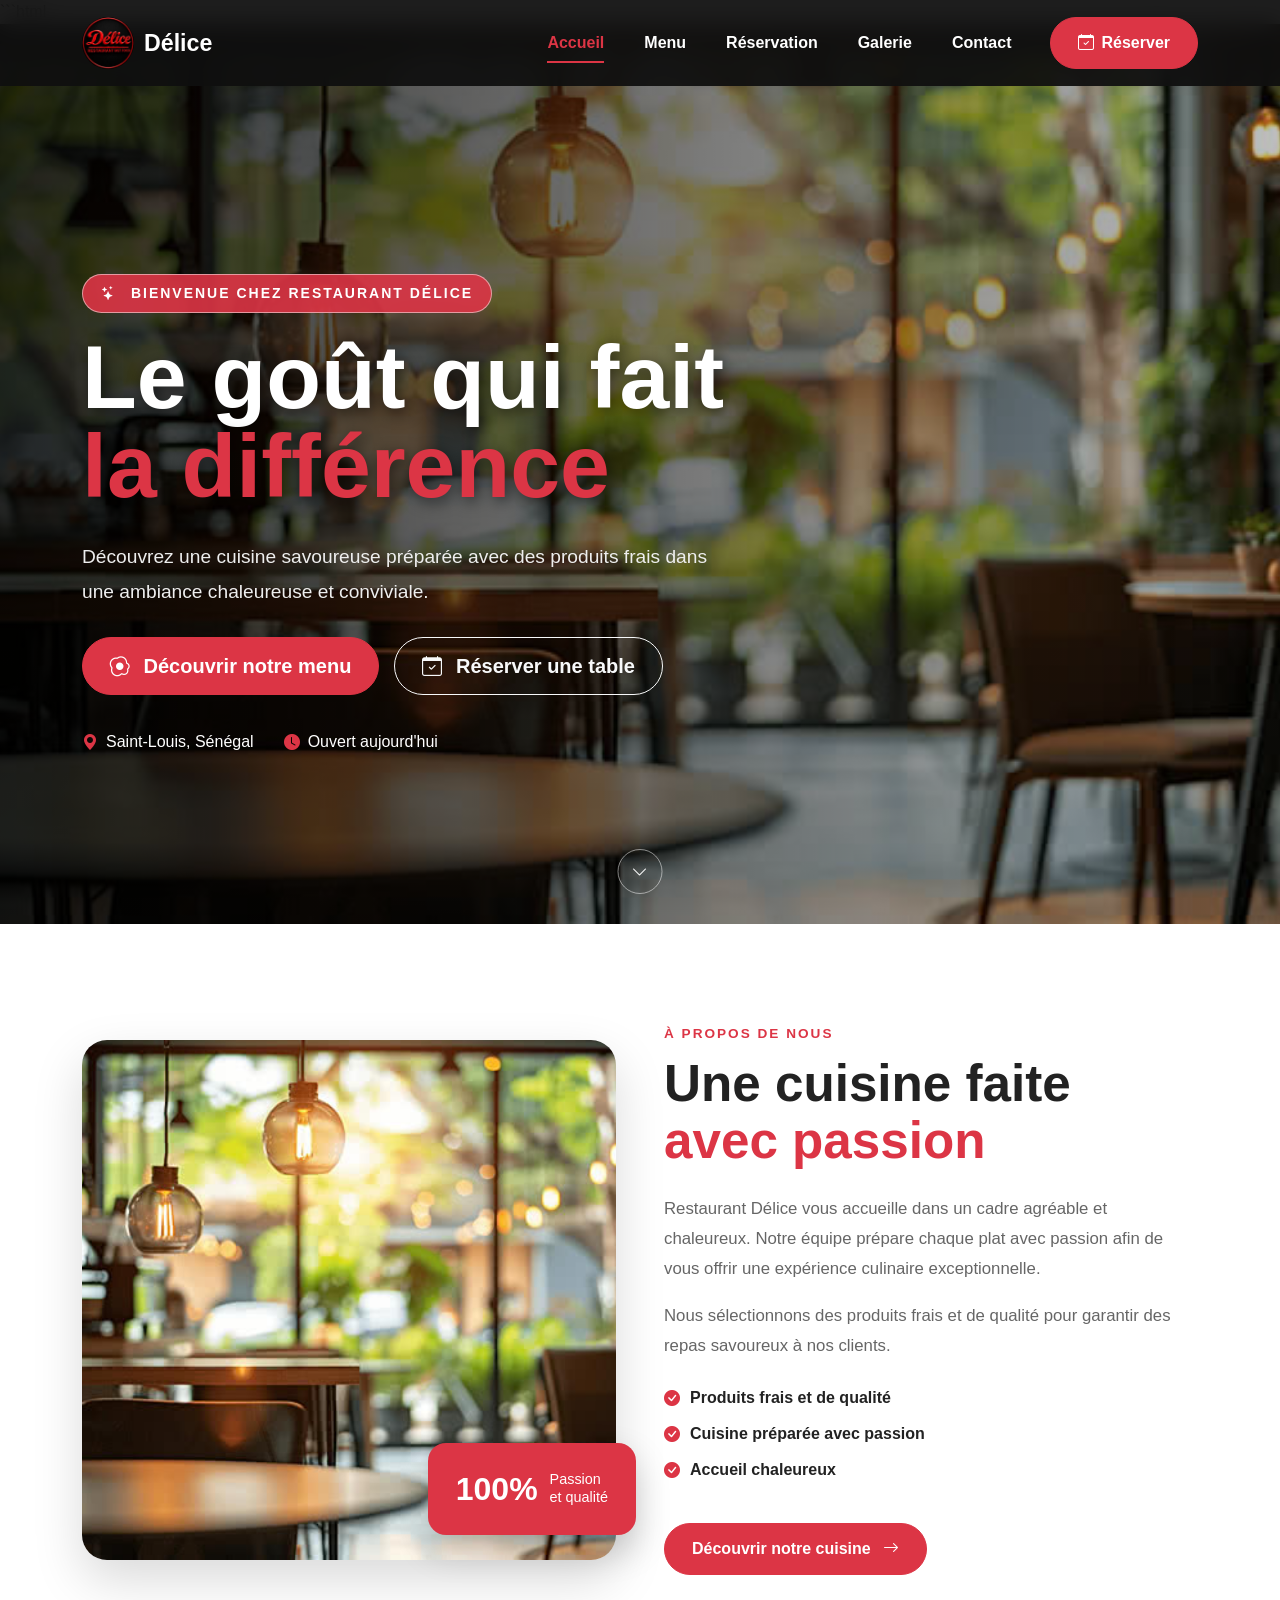
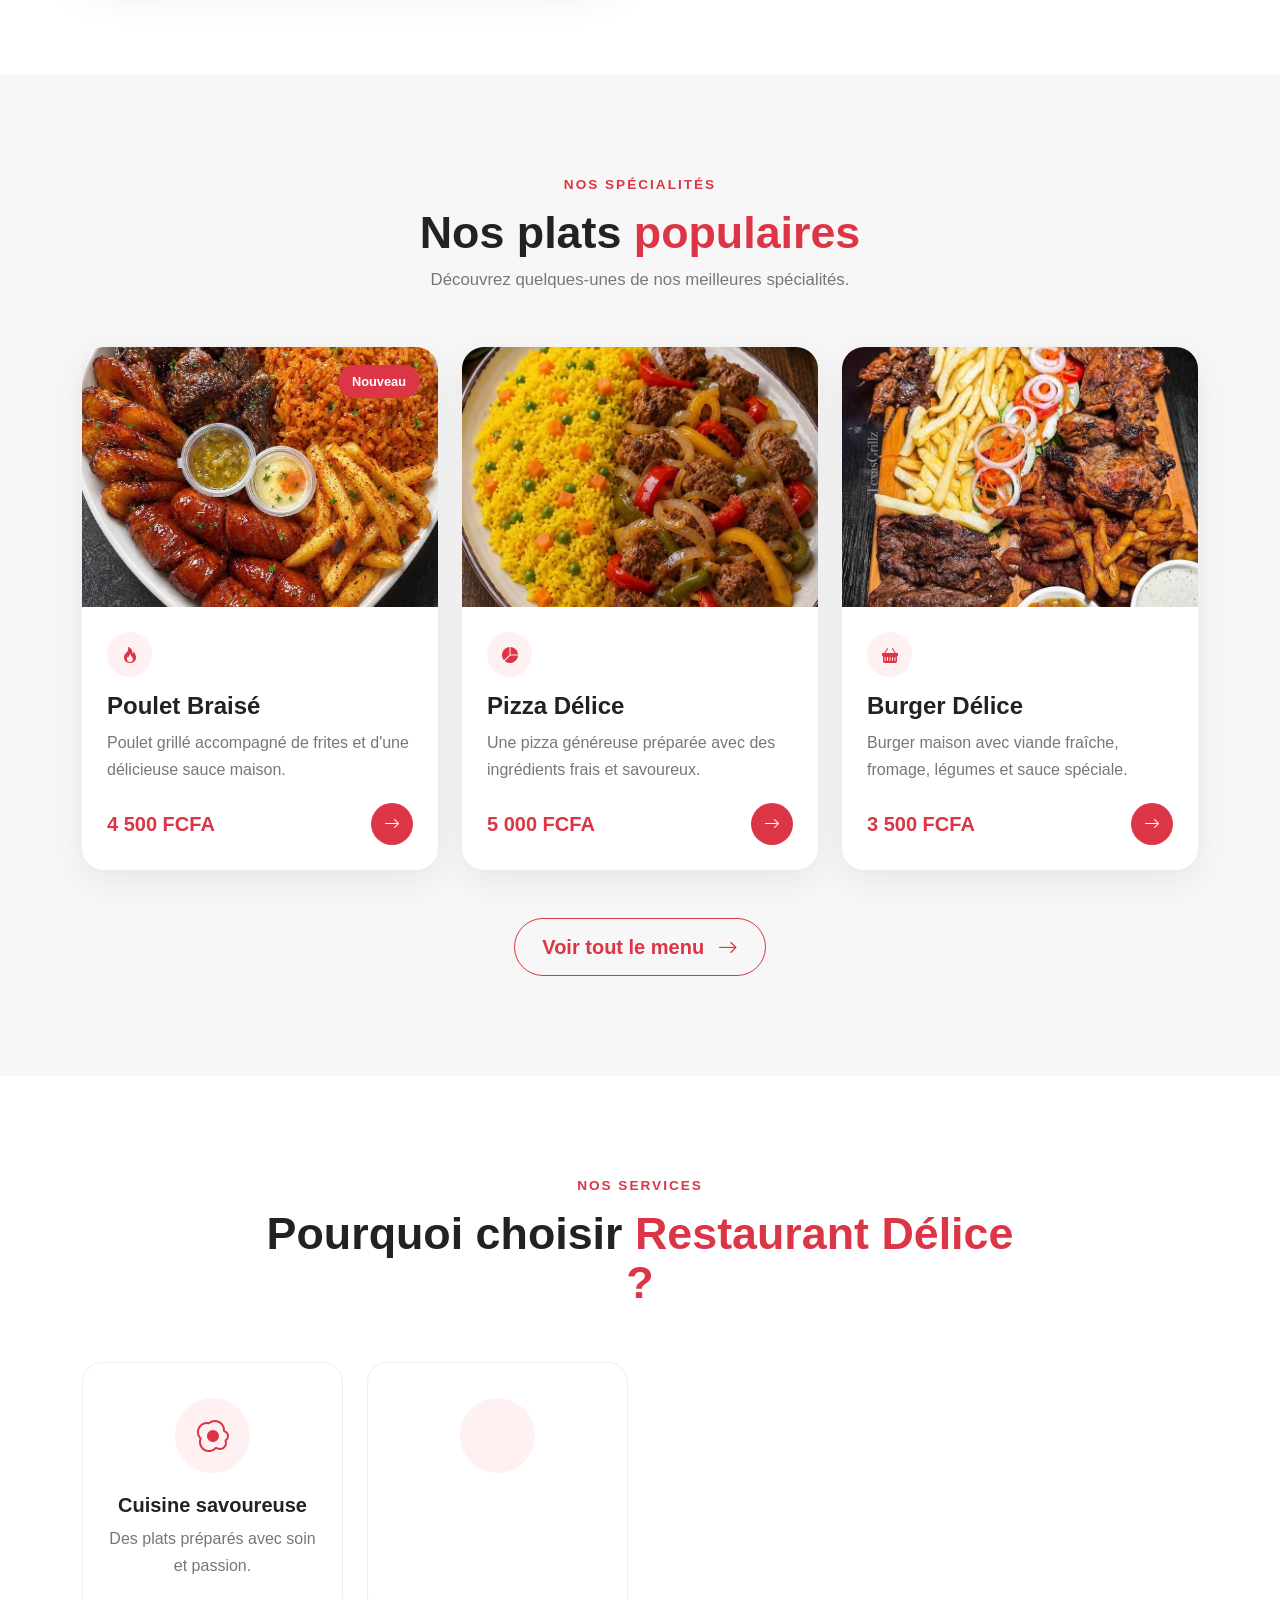
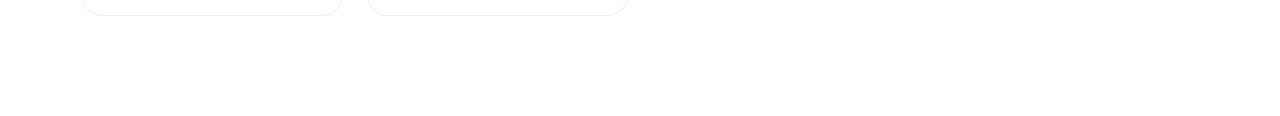
<file: index.html>
```html
<!DOCTYPE html>
<html lang="fr">
<head>
    <meta charset="UTF-8">
    <meta name="viewport" content="width=device-width, initial-scale=1.0">
    <meta name="description" content="Restaurant Délice - Découvrez une cuisine savoureuse préparée avec des produits frais.">
    <title>Restaurant Délice | Accueil</title>

    <link href="https://cdn.jsdelivr.net/npm/bootstrap@5.3.3/dist/css/bootstrap.min.css" rel="stylesheet">
    <link rel="stylesheet" href="https://cdn.jsdelivr.net/npm/bootstrap-icons@1.11.3/font/bootstrap-icons.min.css">
    <link rel="stylesheet" href="style.css">
</head>

<body>

<nav class="navbar navbar-expand-lg navbar-dark fixed-top">
    <div class="container">

        <a class="navbar-brand d-flex align-items-center" href="index.html">
            <img src="images/logo.jpg" alt="Restaurant Délice" class="logo">
            <span>Délice</span>
        </a>

        <button class="navbar-toggler" type="button" data-bs-toggle="collapse" data-bs-target="#menu">
            <span class="navbar-toggler-icon"></span>
        </button>

        <div class="collapse navbar-collapse" id="menu">
            <ul class="navbar-nav ms-auto align-items-lg-center">

                <li class="nav-item">
                    <a class="nav-link active" href="index.html">Accueil</a>
                </li>

                <li class="nav-item">
                    <a class="nav-link" href="pages/menu.html">Menu</a>
                </li>

                <li class="nav-item">
                    <a class="nav-link" href="pages/reservation.html">Réservation</a>
                </li>

                <li class="nav-item">
                    <a class="nav-link" href="pages/galerie.html">Galerie</a>
                </li>

                <li class="nav-item">
                    <a class="nav-link" href="pages/contact.html">Contact</a>
                </li>

            </ul>

            <a href="pages/reservation.html" class="btn btn-danger nav-btn ms-lg-4">
                <i class="bi bi-calendar-check me-2"></i>Réserver
            </a>
        </div>

    </div>
</nav>


<header class="hero">

    <div class="hero-overlay"></div>

    <div class="container hero-content">
        <div class="row">
            <div class="col-lg-8">

                <span class="hero-badge">
                    <i class="bi bi-stars me-2"></i>
                    Bienvenue chez Restaurant Délice
                </span>

                <h1>
                    Le goût qui fait
                    <span>la différence</span>
                </h1>

                <p>
                    Découvrez une cuisine savoureuse préparée avec des produits
                    frais dans une ambiance chaleureuse et conviviale.
                </p>

                <div class="hero-buttons">

                    <a href="pages/menu.html" class="btn btn-danger btn-lg">
                        <i class="bi bi-egg-fried me-2"></i>
                        Découvrir notre menu
                    </a>

                    <a href="pages/reservation.html" class="btn btn-outline-light btn-lg">
                        <i class="bi bi-calendar-check me-2"></i>
                        Réserver une table
                    </a>

                </div>

                <div class="hero-info">

                    <div>
                        <i class="bi bi-geo-alt-fill"></i>
                        <span>Saint-Louis, Sénégal</span>
                    </div>

                    <div>
                        <i class="bi bi-clock-fill"></i>
                        <span>Ouvert aujourd'hui</span>
                    </div>

                </div>

            </div>
        </div>
    </div>

    <a href="#presentation" class="scroll-down">
        <i class="bi bi-chevron-down"></i>
    </a>

</header>


<section id="presentation" class="presentation section-padding">

    <div class="container">

        <div class="row align-items-center g-5">

            <div class="col-lg-6">

                <div class="image-wrapper">

                    <img src="images/restaurant.jpg"
                         alt="Restaurant Délice"
                         class="img-fluid">

                    <div class="experience-card">
                        <strong>100%</strong>
                        <span>Passion<br>et qualité</span>
                    </div>

                </div>

            </div>

            <div class="col-lg-6">

                <div class="section-label">
                    À PROPOS DE NOUS
                </div>

                <h2 class="section-title">
                    Une cuisine faite
                    <span>avec passion</span>
                </h2>

                <p class="section-text">
                    Restaurant Délice vous accueille dans un cadre agréable
                    et chaleureux. Notre équipe prépare chaque plat avec
                    passion afin de vous offrir une expérience culinaire
                    exceptionnelle.
                </p>

                <p class="section-text">
                    Nous sélectionnons des produits frais et de qualité
                    pour garantir des repas savoureux à nos clients.
                </p>

                <div class="features">

                    <div class="feature">
                        <i class="bi bi-check-circle-fill"></i>
                        <span>Produits frais et de qualité</span>
                    </div>

                    <div class="feature">
                        <i class="bi bi-check-circle-fill"></i>
                        <span>Cuisine préparée avec passion</span>
                    </div>

                    <div class="feature">
                        <i class="bi bi-check-circle-fill"></i>
                        <span>Accueil chaleureux</span>
                    </div>

                </div>

                <a href="pages/menu.html" class="btn btn-danger mt-3">
                    Découvrir notre cuisine
                    <i class="bi bi-arrow-right ms-2"></i>
                </a>

            </div>

        </div>

    </div>

</section>


<section class="specialties section-padding">

    <div class="container">

        <div class="section-heading text-center">

            <div class="section-label">
                NOS SPÉCIALITÉS
            </div>

            <h2 class="section-title">
                Nos plats <span>populaires</span>
            </h2>

            <p>
                Découvrez quelques-unes de nos meilleures spécialités.
            </p>

        </div>

        <div class="row g-4">

            <div class="col-md-6 col-lg-4">

                <div class="food-card">

                    <div class="food-image">

                        <img src="images/plat1.jpg"
                             alt="Poulet braisé">

                        <span class="food-badge">Nouveau</span>

                    </div>

                    <div class="food-content">

                        <div class="food-icon">
                            <i class="bi bi-fire"></i>
                        </div>

                        <h3>Poulet Braisé</h3>

                        <p>
                            Poulet grillé accompagné de frites et
                            d'une délicieuse sauce maison.
                        </p>

                        <div class="food-bottom">

                            <strong>4 500 FCFA</strong>

                            <a href="pages/menu.html">
                                <i class="bi bi-arrow-right"></i>
                            </a>

                        </div>

                    </div>

                </div>

            </div>


            <div class="col-md-6 col-lg-4">

                <div class="food-card">

                    <div class="food-image">

                        <img src="images/plat2.jpg"
                             alt="Pizza Délice">

                    </div>

                    <div class="food-content">

                        <div class="food-icon">
                            <i class="bi bi-pie-chart-fill"></i>
                        </div>

                        <h3>Pizza Délice</h3>

                        <p>
                            Une pizza généreuse préparée avec des
                            ingrédients frais et savoureux.
                        </p>

                        <div class="food-bottom">

                            <strong>5 000 FCFA</strong>

                            <a href="pages/menu.html">
                                <i class="bi bi-arrow-right"></i>
                            </a>

                        </div>

                    </div>

                </div>

            </div>


            <div class="col-md-6 col-lg-4">

                <div class="food-card">

                    <div class="food-image">

                        <img src="images/plat3.jpg"
                             alt="Burger Délice">

                    </div>

                    <div class="food-content">

                        <div class="food-icon">
                            <i class="bi bi-basket-fill"></i>
                        </div>

                        <h3>Burger Délice</h3>

                        <p>
                            Burger maison avec viande fraîche,
                            fromage, légumes et sauce spéciale.
                        </p>

                        <div class="food-bottom">

                            <strong>3 500 FCFA</strong>

                            <a href="pages/menu.html">
                                <i class="bi bi-arrow-right"></i>
                            </a>

                        </div>

                    </div>

                </div>

            </div>

        </div>

        <div class="text-center mt-5">

            <a href="pages/menu.html" class="btn btn-outline-danger btn-lg">
                Voir tout le menu
                <i class="bi bi-arrow-right ms-2"></i>
            </a>

        </div>

    </div>

</section>


<section class="services section-padding">

    <div class="container">

        <div class="section-heading text-center">

            <div class="section-label">
                NOS SERVICES
            </div>

            <h2 class="section-title">
                Pourquoi choisir <span>Restaurant Délice ?</span>
            </h2>

        </div>

        <div class="row g-4">

            <div class="col-md-6 col-lg-3">

                <div class="service-card">

                    <div class="service-icon">
                        <i class="bi bi-egg-fried"></i>
                    </div>

                    <h3>Cuisine savoureuse</h3>

                    <p>
                        Des plats préparés avec soin et passion.
                    </p>

                </div>

            </div>


            <div class="col-md-6 col-lg-3">

                <div class="service-card">

                    <div class="service-icon">
                        <i class
```
</file>
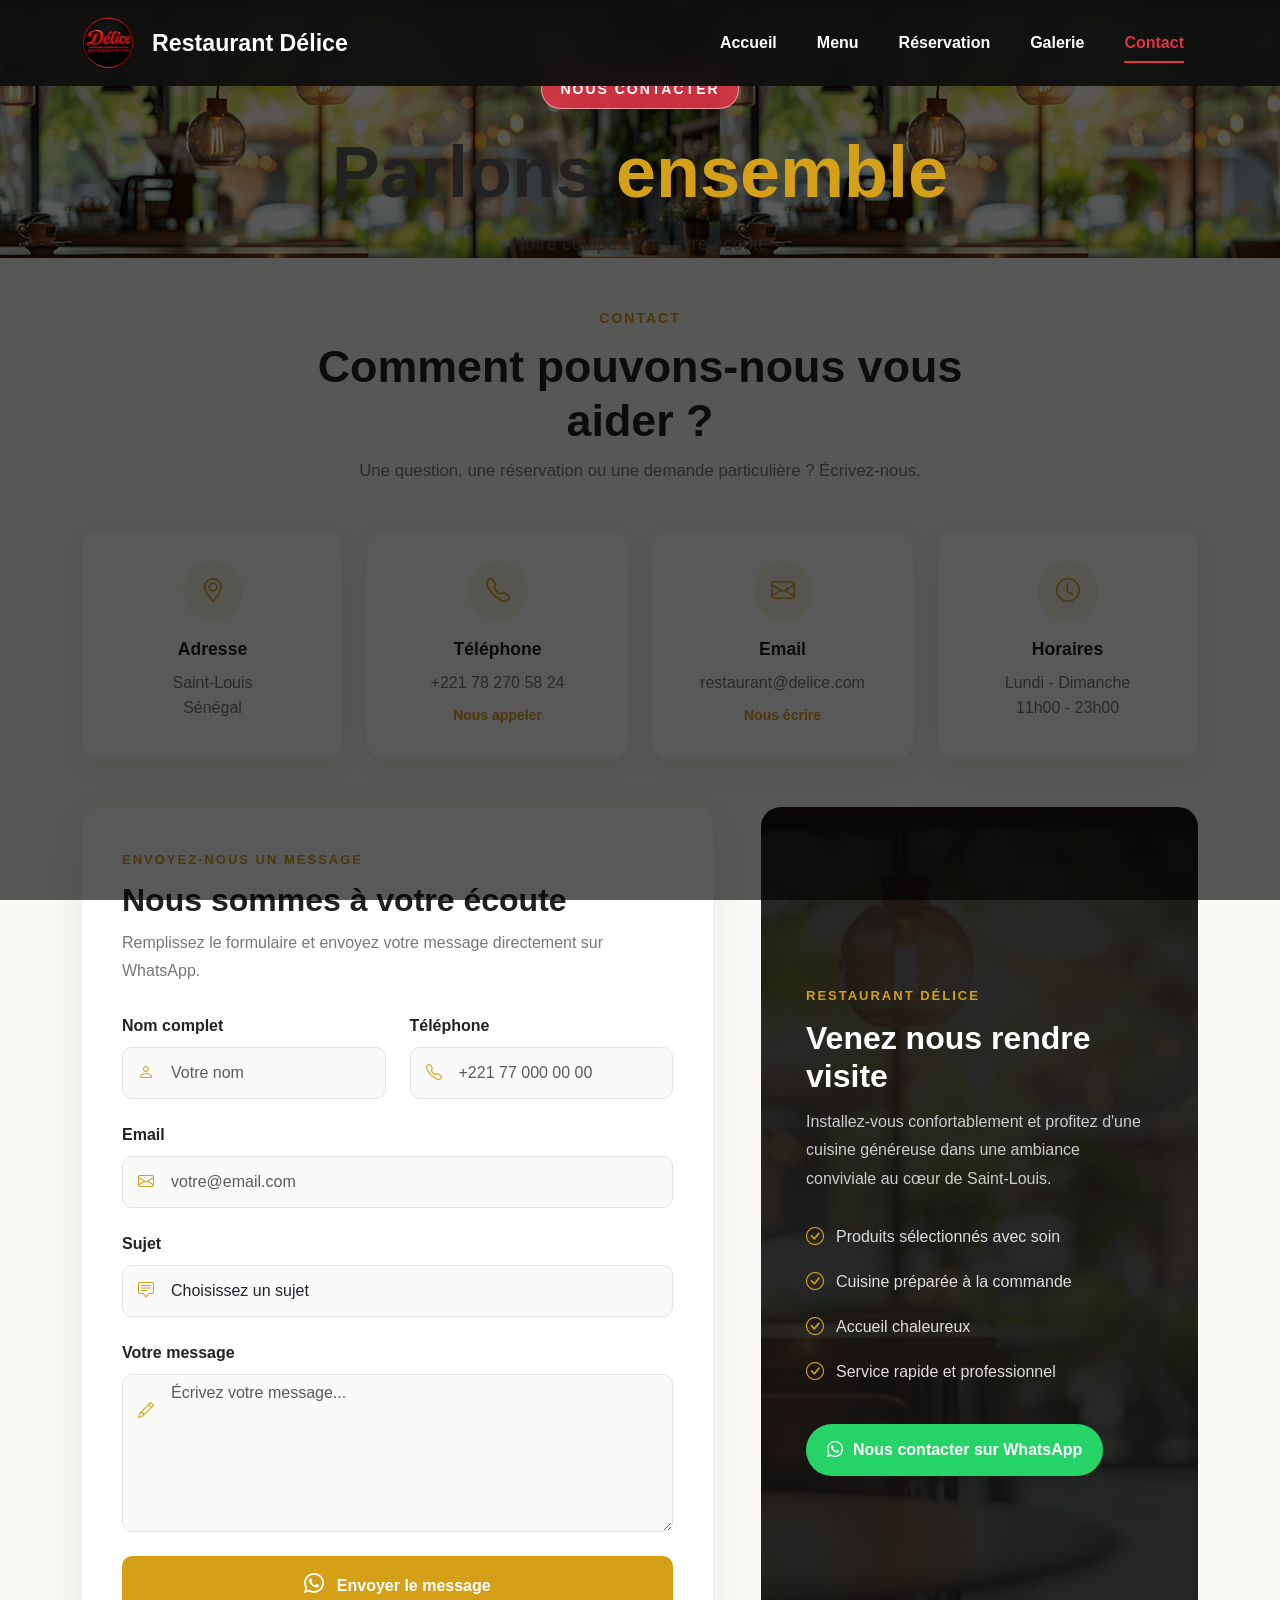
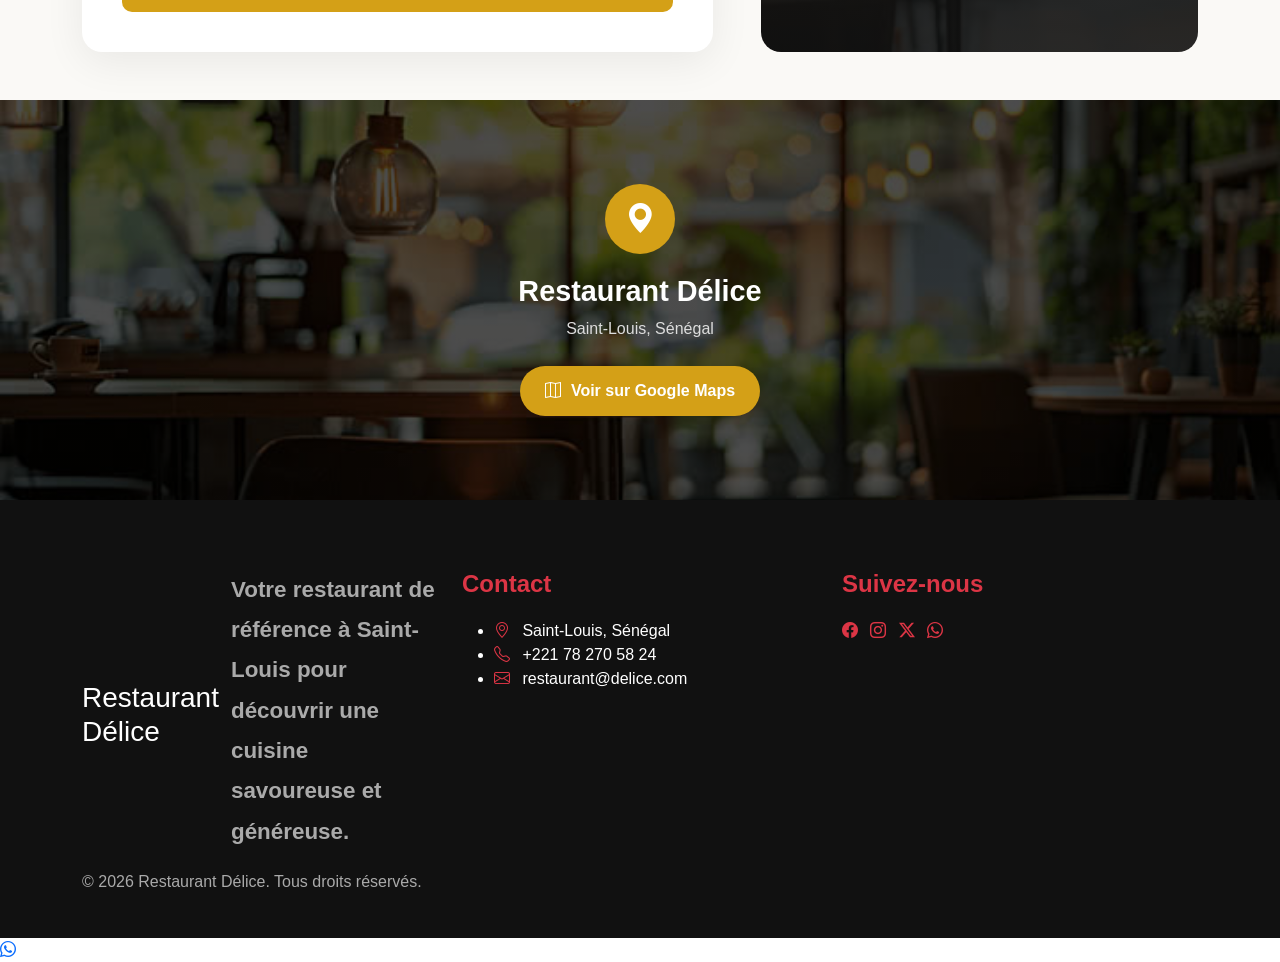
<file: pages/contact.html>
<!DOCTYPE html>
<html lang="fr">
<head>
    <meta charset="UTF-8">
    <meta name="viewport" content="width=device-width, initial-scale=1.0">
    <meta name="description" content="Contactez le Restaurant Délice à Saint-Louis.">
    <title>Contact | Restaurant Délice</title>

    <link href="https://cdn.jsdelivr.net/npm/bootstrap@5.3.3/dist/css/bootstrap.min.css" rel="stylesheet">
    <link href="https://cdn.jsdelivr.net/npm/bootstrap-icons@1.11.3/font/bootstrap-icons.css" rel="stylesheet">
    <link rel="stylesheet" href="../style.css">
</head>

<body>

<nav class="navbar navbar-expand-lg navbar-dark fixed-top">
    <div class="container">
        <a class="navbar-brand d-flex align-items-center gap-2" href="../index.html">
            <img src="../images/logo.jpg" alt="Restaurant Délice" class="logo">
            <span>Restaurant <strong>Délice</strong></span>
        </a>

        <button class="navbar-toggler" type="button" data-bs-toggle="collapse" data-bs-target="#navbarNav">
            <span class="navbar-toggler-icon"></span>
        </button>

        <div class="collapse navbar-collapse" id="navbarNav">
            <ul class="navbar-nav ms-auto align-items-lg-center">
                <li class="nav-item">
                    <a class="nav-link" href="../index.html">Accueil</a>
                </li>
                <li class="nav-item">
                    <a class="nav-link" href="menu.html">Menu</a>
                </li>
                <li class="nav-item">
                    <a class="nav-link" href="reservation.html">Réservation</a>
                </li>
                <li class="nav-item">
                    <a class="nav-link" href="galerie.html">Galerie</a>
                </li>
                <li class="nav-item">
                    <a class="nav-link active" href="contact.html">Contact</a>
                </li>
            </ul>
        </div>
    </div>
</nav>

<header class="page-hero contact-page-hero">
    <div class="container text-center">
        <span class="hero-badge">Nous contacter</span>
        <h1>Parlons <span>ensemble</span></h1>
        <p>Notre équipe est à votre écoute</p>
    </div>
</header>

<main>

    <section class="contact-section py-5">
        <div class="container">

            <div class="section-heading text-center mb-5">
                <span>Contact</span>
                <h2>Comment pouvons-nous vous aider ?</h2>
                <p>Une question, une réservation ou une demande particulière ? Écrivez-nous.</p>
            </div>

            <div class="row g-4 mb-5">

                <div class="col-md-6 col-lg-3">
                    <div class="contact-info-card">
                        <div class="contact-icon">
                            <i class="bi bi-geo-alt"></i>
                        </div>
                        <h3>Adresse</h3>
                        <p>Saint-Louis<br>Sénégal</p>
                    </div>
                </div>

                <div class="col-md-6 col-lg-3">
                    <div class="contact-info-card">
                        <div class="contact-icon">
                            <i class="bi bi-telephone"></i>
                        </div>
                        <h3>Téléphone</h3>
                        <p>+221 78 270 58 24</p>
                        <a href="tel:+221782705824">Nous appeler</a>
                    </div>
                </div>

                <div class="col-md-6 col-lg-3">
                    <div class="contact-info-card">
                        <div class="contact-icon">
                            <i class="bi bi-envelope"></i>
                        </div>
                        <h3>Email</h3>
                        <p>restaurant@delice.com</p>
                        <a href="mailto:restaurant@delice.com">Nous écrire</a>
                    </div>
                </div>

                <div class="col-md-6 col-lg-3">
                    <div class="contact-info-card">
                        <div class="contact-icon">
                            <i class="bi bi-clock"></i>
                        </div>
                        <h3>Horaires</h3>
                        <p>Lundi - Dimanche<br>11h00 - 23h00</p>
                    </div>
                </div>

            </div>

            <div class="row g-5 align-items-stretch">

                <div class="col-lg-7">
                    <div class="contact-form-card h-100">

                        <div class="form-header">
                            <span>Envoyez-nous un message</span>
                            <h3>Nous sommes à votre écoute</h3>
                            <p>Remplissez le formulaire et envoyez votre message directement sur WhatsApp.</p>
                        </div>

                        <form id="contactForm">

                            <div class="row g-4">

                                <div class="col-md-6">
                                    <label for="contactNom" class="form-label">Nom complet</label>
                                    <div class="input-group-custom">
                                        <i class="bi bi-person"></i>
                                        <input type="text" id="contactNom" class="form-control" placeholder="Votre nom" required>
                                    </div>
                                </div>

                                <div class="col-md-6">
                                    <label for="contactTelephone" class="form-label">Téléphone</label>
                                    <div class="input-group-custom">
                                        <i class="bi bi-telephone"></i>
                                        <input type="tel" id="contactTelephone" class="form-control" placeholder="+221 77 000 00 00" required>
                                    </div>
                                </div>

                                <div class="col-12">
                                    <label for="contactEmail" class="form-label">Email</label>
                                    <div class="input-group-custom">
                                        <i class="bi bi-envelope"></i>
                                        <input type="email" id="contactEmail" class="form-control" placeholder="votre@email.com">
                                    </div>
                                </div>

                                <div class="col-12">
                                    <label for="sujet" class="form-label">Sujet</label>
                                    <div class="input-group-custom">
                                        <i class="bi bi-chat-square-text"></i>
                                        <select id="sujet" class="form-select" required>
                                            <option value="">Choisissez un sujet</option>
                                            <option value="Question générale">Question générale</option>
                                            <option value="Réservation">Réservation</option>
                                            <option value="Événement">Événement</option>
                                            <option value="Commande">Commande</option>
                                            <option value="Autre">Autre</option>
                                        </select>
                                    </div>
                                </div>

                                <div class="col-12">
                                    <label for="contactMessage" class="form-label">Votre message</label>
                                    <div class="input-group-custom textarea-group">
                                        <i class="bi bi-pencil"></i>
                                        <textarea id="contactMessage" class="form-control" rows="6" placeholder="Écrivez votre message..." required></textarea>
                                    </div>
                                </div>

                                <div class="col-12">
                                    <button type="submit" class="btn btn-contact w-100">
                                        <i class="bi bi-whatsapp"></i>
                                        Envoyer le message
                                    </button>
                                </div>

                            </div>

                        </form>

                    </div>
                </div>

                <div class="col-lg-5">
                    <div class="contact-side h-100">

                        <div class="contact-side-content">
                            <span>Restaurant Délice</span>
                            <h3>Venez nous rendre visite</h3>
                            <p>
                                Installez-vous confortablement et profitez d'une cuisine
                                généreuse dans une ambiance conviviale au cœur de Saint-Louis.
                            </p>

                            <div class="side-item">
                                <i class="bi bi-check-circle"></i>
                                <span>Produits sélectionnés avec soin</span>
                            </div>

                            <div class="side-item">
                                <i class="bi bi-check-circle"></i>
                                <span>Cuisine préparée à la commande</span>
                            </div>

                            <div class="side-item">
                                <i class="bi bi-check-circle"></i>
                                <span>Accueil chaleureux</span>
                            </div>

                            <div class="side-item">
                                <i class="bi bi-check-circle"></i>
                                <span>Service rapide et professionnel</span>
                            </div>

                            <a href="https://wa.me/221782705824" target="_blank" class="btn btn-whatsapp-contact">
                                <i class="bi bi-whatsapp"></i>
                                Nous contacter sur WhatsApp
                            </a>
                        </div>

                    </div>
                </div>

            </div>

        </div>
    </section>

    <section class="map-section">
        <div class="container-fluid px-0">
            <div class="map-placeholder">
                <div class="map-content">
                    <div class="map-icon">
                        <i class="bi bi-geo-alt-fill"></i>
                    </div>
                    <h3>Restaurant Délice</h3>
                    <p>Saint-Louis, Sénégal</p>
                    <a href="https://www.google.com/maps/search/?api=1&query=Saint-Louis+Senegal" target="_blank" class="btn btn-main">
                        <i class="bi bi-map"></i>
                        Voir sur Google Maps
                    </a>
                </div>
            </div>
        </div>
    </section>

</main>

<footer class="footer">
    <div class="container">
        <div class="row g-4">

            <div class="col-lg-4">
                <div class="footer-brand">
                    <h3>Restaurant <span>Délice</span></h3>
                    <p>Votre restaurant de référence à Saint-Louis pour découvrir une cuisine savoureuse et généreuse.</p>
                </div>
            </div>

            <div class="col-lg-4">
                <h4>Contact</h4>
                <ul class="footer-contact">
                    <li>
                        <i class="bi bi-geo-alt"></i>
                        Saint-Louis, Sénégal
                    </li>
                    <li>
                        <i class="bi bi-telephone"></i>
                        +221 78 270 58 24
                    </li>
                    <li>
                        <i class="bi bi-envelope"></i>
                        restaurant@delice.com
                    </li>
                </ul>
            </div>

            <div class="col-lg-4">
                <h4>Suivez-nous</h4>
                <div class="social-links">
                    <a href="#"><i class="bi bi-facebook"></i></a>
                    <a href="#"><i class="bi bi-instagram"></i></a>
                    <a href="#"><i class="bi bi-twitter-x"></i></a>
                    <a href="https://wa.me/221782705824" target="_blank">
                        <i class="bi bi-whatsapp"></i>
                    </a>
                </div>
            </div>

        </div>

        <div class="footer-bottom">
            <p>© 2026 Restaurant Délice. Tous droits réservés.</p>
        </div>
    </div>
</footer>

<a href="https://wa.me/221782705824" class="whatsapp-float" target="_blank">
    <i class="bi bi-whatsapp"></i>
</a>

<script src="https://cdn.jsdelivr.net/npm/bootstrap@5.3.3/dist/js/bootstrap.bundle.min.js"></script>

<script>
document.getElementById("contactForm").addEventListener("submit", function(event) {
    event.preventDefault();

    const nom = document.getElementById("contactNom").value.trim();
    const telephone = document.getElementById("contactTelephone").value.trim();
    const email = document.getElementById("contactEmail").value.trim();
    const sujet = document.getElementById("sujet").value;
    const message = document.getElementById("contactMessage").value.trim();

    const texte = `Bonjour Restaurant Délice,

Je vous contacte depuis votre site internet.

Nom : ${nom}
Téléphone : ${telephone}
Email : ${email || "Non renseigné"}
Sujet : ${sujet}

Message :
${message}`;

    const whatsappURL = "https://wa.me/221782705824?text=" + encodeURIComponent(texte);

    window.open(whatsappURL, "_blank");
});
</script>

</body>
</html>
</file>
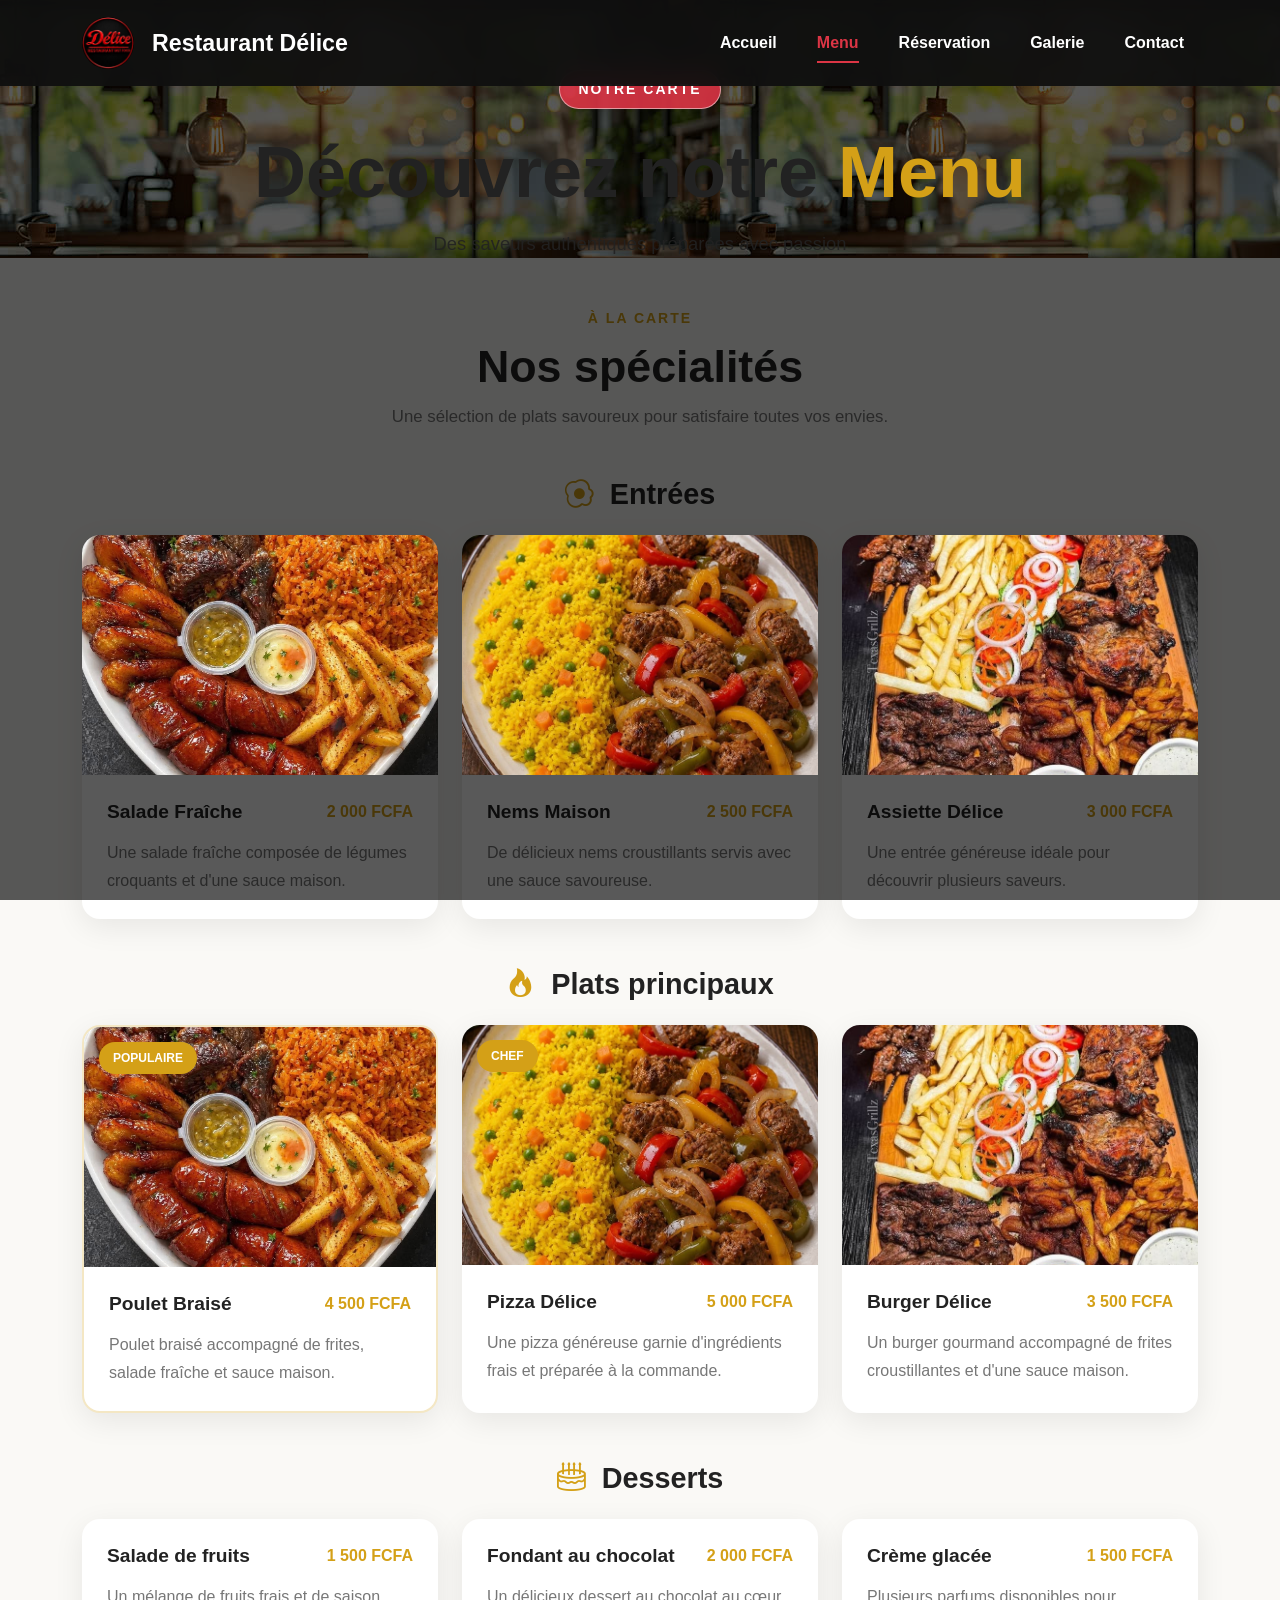
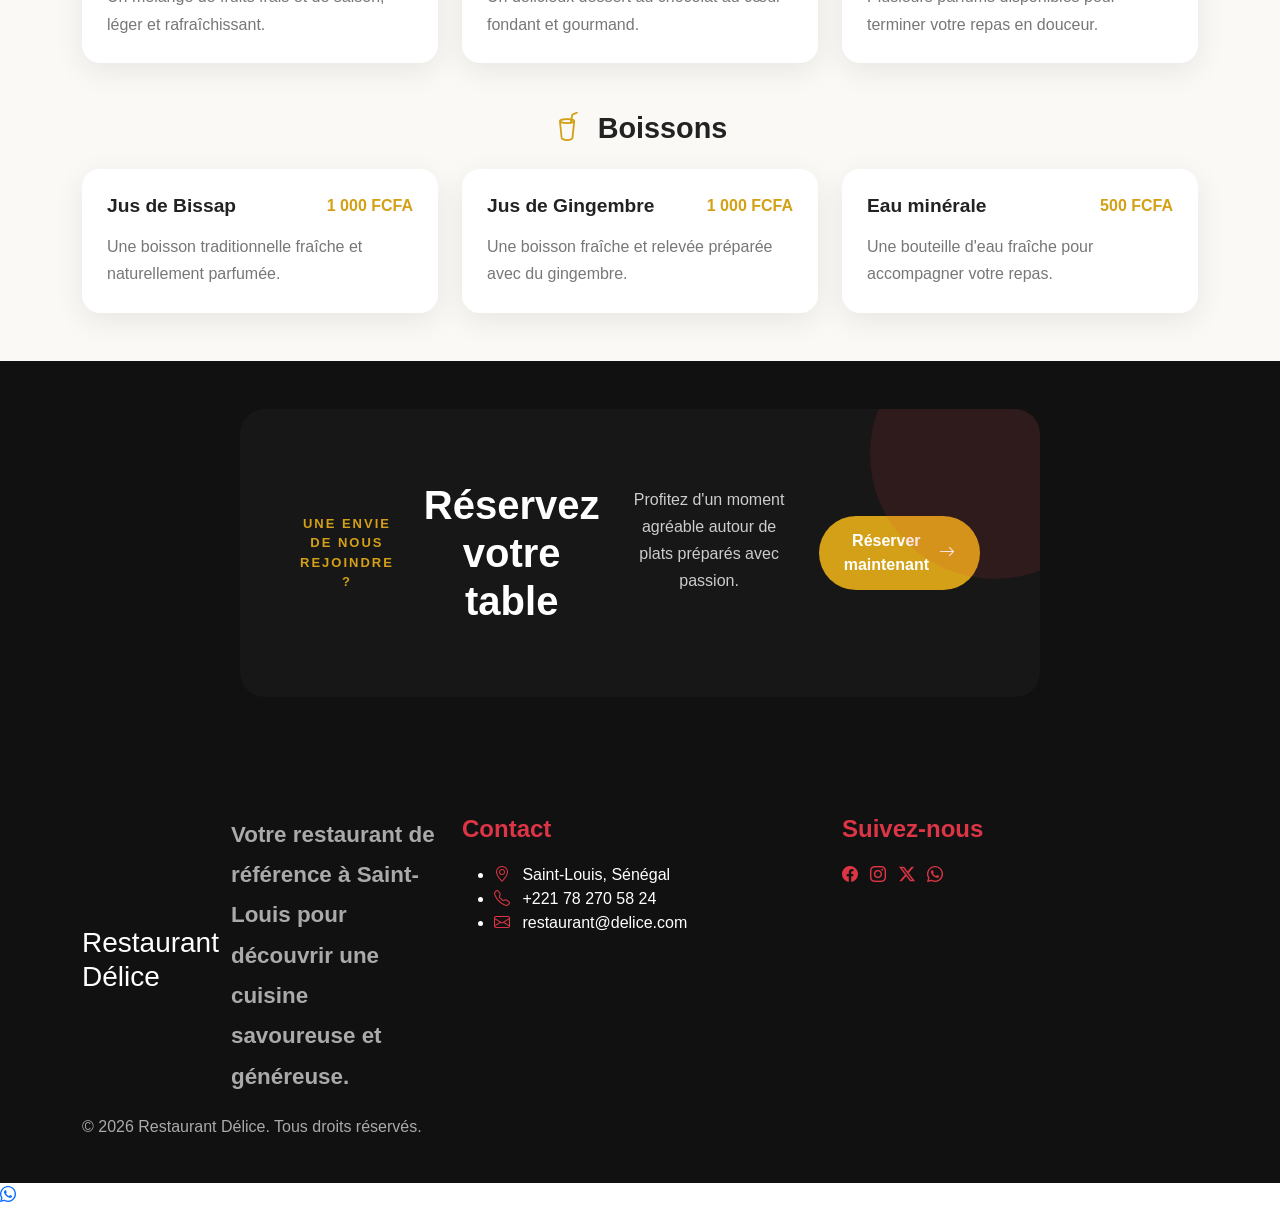
<file: pages/menu.html>
<!DOCTYPE html>
<html lang="fr">
<head>
    <meta charset="UTF-8">
    <meta name="viewport" content="width=device-width, initial-scale=1.0">
    <meta name="description" content="Découvrez le menu du Restaurant Délice à Saint-Louis : entrées, plats, desserts et boissons.">
    <title>Menu | Restaurant Délice</title>

    <link href="https://cdn.jsdelivr.net/npm/bootstrap@5.3.3/dist/css/bootstrap.min.css" rel="stylesheet">
    <link href="https://cdn.jsdelivr.net/npm/bootstrap-icons@1.11.3/font/bootstrap-icons.css" rel="stylesheet">
    <link rel="stylesheet" href="../style.css">
</head>

<body>

<nav class="navbar navbar-expand-lg navbar-dark fixed-top">
    <div class="container">
        <a class="navbar-brand d-flex align-items-center gap-2" href="../index.html">
            <img src="../images/logo.jpg" alt="Restaurant Délice" class="logo">
            <span>Restaurant <strong>Délice</strong></span>
        </a>

        <button class="navbar-toggler" type="button" data-bs-toggle="collapse" data-bs-target="#navbarNav">
            <span class="navbar-toggler-icon"></span>
        </button>

        <div class="collapse navbar-collapse" id="navbarNav">
            <ul class="navbar-nav ms-auto align-items-lg-center">
                <li class="nav-item">
                    <a class="nav-link" href="../index.html">Accueil</a>
                </li>
                <li class="nav-item">
                    <a class="nav-link active" href="menu.html">Menu</a>
                </li>
                <li class="nav-item">
                    <a class="nav-link" href="reservation.html">Réservation</a>
                </li>
                <li class="nav-item">
                    <a class="nav-link" href="galerie.html">Galerie</a>
                </li>
                <li class="nav-item">
                    <a class="nav-link" href="contact.html">Contact</a>
                </li>
            </ul>
        </div>
    </div>
</nav>

<header class="page-hero menu-hero">
    <div class="container text-center">
        <span class="hero-badge">Notre carte</span>
        <h1>Découvrez notre <span>Menu</span></h1>
        <p>Des saveurs authentiques préparées avec passion</p>
    </div>
</header>

<main>

    <section class="menu-section py-5">
        <div class="container">

            <div class="section-heading text-center mb-5">
                <span>À la carte</span>
                <h2>Nos spécialités</h2>
                <p>Une sélection de plats savoureux pour satisfaire toutes vos envies.</p>
            </div>

            <div class="menu-category mb-5">
                <div class="category-title text-center mb-4">
                    <h3><i class="bi bi-egg-fried"></i> Entrées</h3>
                </div>

                <div class="row g-4">

                    <div class="col-md-6 col-lg-4">
                        <div class="menu-card">
                            <div class="menu-image">
                                <img src="../images/plat1.jpg" alt="Salade fraîche">
                            </div>
                            <div class="menu-content">
                                <div class="d-flex justify-content-between gap-3">
                                    <h4>Salade Fraîche</h4>
                                    <span class="price">2 000 FCFA</span>
                                </div>
                                <p>Une salade fraîche composée de légumes croquants et d'une sauce maison.</p>
                            </div>
                        </div>
                    </div>

                    <div class="col-md-6 col-lg-4">
                        <div class="menu-card">
                            <div class="menu-image">
                                <img src="../images/plat2.jpg" alt="Nems maison">
                            </div>
                            <div class="menu-content">
                                <div class="d-flex justify-content-between gap-3">
                                    <h4>Nems Maison</h4>
                                    <span class="price">2 500 FCFA</span>
                                </div>
                                <p>De délicieux nems croustillants servis avec une sauce savoureuse.</p>
                            </div>
                        </div>
                    </div>

                    <div class="col-md-6 col-lg-4">
                        <div class="menu-card">
                            <div class="menu-image">
                                <img src="../images/plat3.jpg" alt="Assiette Délice">
                            </div>
                            <div class="menu-content">
                                <div class="d-flex justify-content-between gap-3">
                                    <h4>Assiette Délice</h4>
                                    <span class="price">3 000 FCFA</span>
                                </div>
                                <p>Une entrée généreuse idéale pour découvrir plusieurs saveurs.</p>
                            </div>
                        </div>
                    </div>

                </div>
            </div>

            <div class="menu-category mb-5">
                <div class="category-title text-center mb-4">
                    <h3><i class="bi bi-fire"></i> Plats principaux</h3>
                </div>

                <div class="row g-4">

                    <div class="col-md-6 col-lg-4">
                        <div class="menu-card featured-dish">
                            <div class="menu-image">
                                <img src="../images/plat1.jpg" alt="Poulet Braisé">
                                <span class="dish-badge">Populaire</span>
                            </div>
                            <div class="menu-content">
                                <div class="d-flex justify-content-between gap-3">
                                    <h4>Poulet Braisé</h4>
                                    <span class="price">4 500 FCFA</span>
                                </div>
                                <p>Poulet braisé accompagné de frites, salade fraîche et sauce maison.</p>
                            </div>
                        </div>
                    </div>

                    <div class="col-md-6 col-lg-4">
                        <div class="menu-card">
                            <div class="menu-image">
                                <img src="../images/plat2.jpg" alt="Pizza Délice">
                                <span class="dish-badge">Chef</span>
                            </div>
                            <div class="menu-content">
                                <div class="d-flex justify-content-between gap-3">
                                    <h4>Pizza Délice</h4>
                                    <span class="price">5 000 FCFA</span>
                                </div>
                                <p>Une pizza généreuse garnie d'ingrédients frais et préparée à la commande.</p>
                            </div>
                        </div>
                    </div>

                    <div class="col-md-6 col-lg-4">
                        <div class="menu-card">
                            <div class="menu-image">
                                <img src="../images/plat3.jpg" alt="Burger Délice">
                            </div>
                            <div class="menu-content">
                                <div class="d-flex justify-content-between gap-3">
                                    <h4>Burger Délice</h4>
                                    <span class="price">3 500 FCFA</span>
                                </div>
                                <p>Un burger gourmand accompagné de frites croustillantes et d'une sauce maison.</p>
                            </div>
                        </div>
                    </div>

                </div>
            </div>

            <div class="menu-category mb-5">
                <div class="category-title text-center mb-4">
                    <h3><i class="bi bi-cake2"></i> Desserts</h3>
                </div>

                <div class="row g-4">

                    <div class="col-md-6 col-lg-4">
                        <div class="menu-card">
                            <div class="menu-content">
                                <div class="d-flex justify-content-between gap-3">
                                    <h4>Salade de fruits</h4>
                                    <span class="price">1 500 FCFA</span>
                                </div>
                                <p>Un mélange de fruits frais et de saison, léger et rafraîchissant.</p>
                            </div>
                        </div>
                    </div>

                    <div class="col-md-6 col-lg-4">
                        <div class="menu-card">
                            <div class="menu-content">
                                <div class="d-flex justify-content-between gap-3">
                                    <h4>Fondant au chocolat</h4>
                                    <span class="price">2 000 FCFA</span>
                                </div>
                                <p>Un délicieux dessert au chocolat au cœur fondant et gourmand.</p>
                            </div>
                        </div>
                    </div>

                    <div class="col-md-6 col-lg-4">
                        <div class="menu-card">
                            <div class="menu-content">
                                <div class="d-flex justify-content-between gap-3">
                                    <h4>Crème glacée</h4>
                                    <span class="price">1 500 FCFA</span>
                                </div>
                                <p>Plusieurs parfums disponibles pour terminer votre repas en douceur.</p>
                            </div>
                        </div>
                    </div>

                </div>
            </div>

            <div class="menu-category">
                <div class="category-title text-center mb-4">
                    <h3><i class="bi bi-cup-straw"></i> Boissons</h3>
                </div>

                <div class="row g-4">

                    <div class="col-md-6 col-lg-4">
                        <div class="menu-card">
                            <div class="menu-content">
                                <div class="d-flex justify-content-between gap-3">
                                    <h4>Jus de Bissap</h4>
                                    <span class="price">1 000 FCFA</span>
                                </div>
                                <p>Une boisson traditionnelle fraîche et naturellement parfumée.</p>
                            </div>
                        </div>
                    </div>

                    <div class="col-md-6 col-lg-4">
                        <div class="menu-card">
                            <div class="menu-content">
                                <div class="d-flex justify-content-between gap-3">
                                    <h4>Jus de Gingembre</h4>
                                    <span class="price">1 000 FCFA</span>
                                </div>
                                <p>Une boisson fraîche et relevée préparée avec du gingembre.</p>
                            </div>
                        </div>
                    </div>

                    <div class="col-md-6 col-lg-4">
                        <div class="menu-card">
                            <div class="menu-content">
                                <div class="d-flex justify-content-between gap-3">
                                    <h4>Eau minérale</h4>
                                    <span class="price">500 FCFA</span>
                                </div>
                                <p>Une bouteille d'eau fraîche pour accompagner votre repas.</p>
                            </div>
                        </div>
                    </div>

                </div>
            </div>

        </div>
    </section>

    <section class="reservation-cta py-5">
        <div class="container">
            <div class="cta-box text-center">
                <span>Une envie de nous rejoindre ?</span>
                <h2>Réservez votre table</h2>
                <p>Profitez d'un moment agréable autour de plats préparés avec passion.</p>
                <a href="reservation.html" class="btn btn-main">
                    Réserver maintenant
                    <i class="bi bi-arrow-right"></i>
                </a>
            </div>
        </div>
    </section>

</main>

<footer class="footer">
    <div class="container">
        <div class="row g-4">

            <div class="col-lg-4">
                <div class="footer-brand">
                    <h3>Restaurant <span>Délice</span></h3>
                    <p>Votre restaurant de référence à Saint-Louis pour découvrir une cuisine savoureuse et généreuse.</p>
                </div>
            </div>

            <div class="col-lg-4">
                <h4>Contact</h4>
                <ul class="footer-contact">
                    <li>
                        <i class="bi bi-geo-alt"></i>
                        Saint-Louis, Sénégal
                    </li>
                    <li>
                        <i class="bi bi-telephone"></i>
                        +221 78 270 58 24
                    </li>
                    <li>
                        <i class="bi bi-envelope"></i>
                        restaurant@delice.com
                    </li>
                </ul>
            </div>

            <div class="col-lg-4">
                <h4>Suivez-nous</h4>
                <div class="social-links">
                    <a href="#"><i class="bi bi-facebook"></i></a>
                    <a href="#"><i class="bi bi-instagram"></i></a>
                    <a href="#"><i class="bi bi-twitter-x"></i></a>
                    <a href="https://wa.me/221782705824" target="_blank"><i class="bi bi-whatsapp"></i></a>
                </div>
            </div>

        </div>

        <div class="footer-bottom">
            <p>© 2026 Restaurant Délice. Tous droits réservés.</p>
        </div>
    </div>
</footer>

<a href="https://wa.me/221782705824?text=Bonjour%20Restaurant%20Délice%2C%20je%20souhaite%20avoir%20plus%20d'informations." class="whatsapp-float" target="_blank">
    <i class="bi bi-whatsapp"></i>
</a>

<script src="https://cdn.jsdelivr.net/npm/bootstrap@5.3.3/dist/js/bootstrap.bundle.min.js"></script>

</body>
</html>
</file>
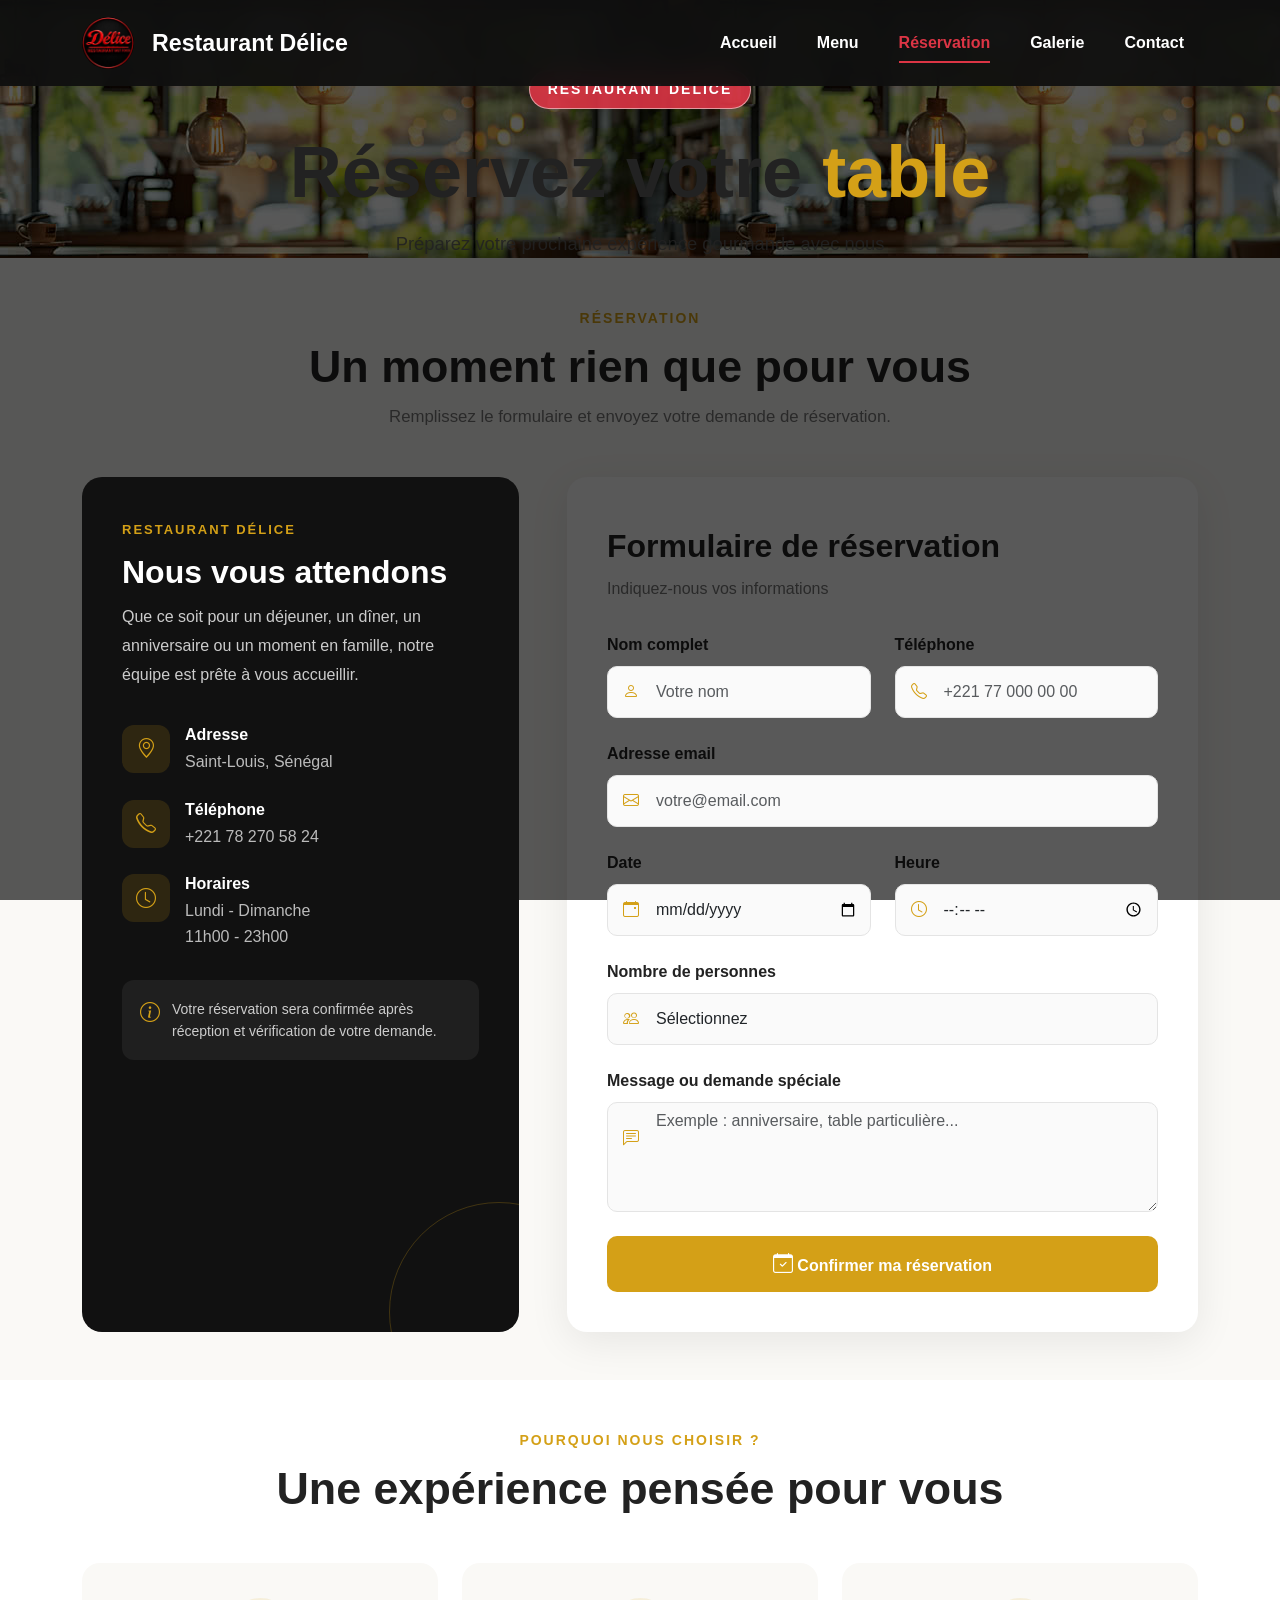
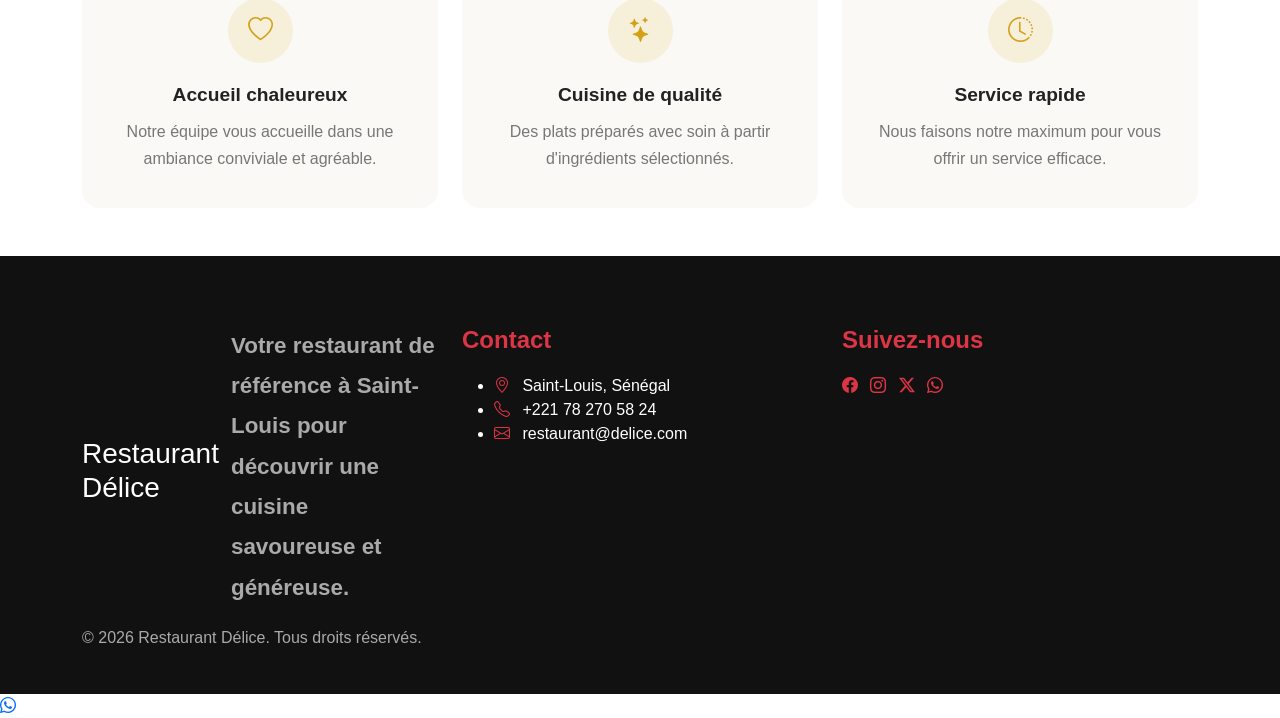
<file: pages/reservation.html>
<!DOCTYPE html>
<html lang="fr">
<head>
    <meta charset="UTF-8">
    <meta name="viewport" content="width=device-width, initial-scale=1.0">
    <meta name="description" content="Réservez votre table au Restaurant Délice à Saint-Louis.">
    <title>Réservation | Restaurant Délice</title>

    <link href="https://cdn.jsdelivr.net/npm/bootstrap@5.3.3/dist/css/bootstrap.min.css" rel="stylesheet">
    <link href="https://cdn.jsdelivr.net/npm/bootstrap-icons@1.11.3/font/bootstrap-icons.css" rel="stylesheet">
    <link rel="stylesheet" href="../style.css">
</head>

<body>

<nav class="navbar navbar-expand-lg navbar-dark fixed-top">
    <div class="container">
        <a class="navbar-brand d-flex align-items-center gap-2" href="../index.html">
            <img src="../images/logo.jpg" alt="Restaurant Délice" class="logo">
            <span>Restaurant <strong>Délice</strong></span>
        </a>

        <button class="navbar-toggler" type="button" data-bs-toggle="collapse" data-bs-target="#navbarNav">
            <span class="navbar-toggler-icon"></span>
        </button>

        <div class="collapse navbar-collapse" id="navbarNav">
            <ul class="navbar-nav ms-auto align-items-lg-center">
                <li class="nav-item">
                    <a class="nav-link" href="../index.html">Accueil</a>
                </li>
                <li class="nav-item">
                    <a class="nav-link" href="menu.html">Menu</a>
                </li>
                <li class="nav-item">
                    <a class="nav-link active" href="reservation.html">Réservation</a>
                </li>
                <li class="nav-item">
                    <a class="nav-link" href="galerie.html">Galerie</a>
                </li>
                <li class="nav-item">
                    <a class="nav-link" href="contact.html">Contact</a>
                </li>
            </ul>
        </div>
    </div>
</nav>

<header class="page-hero reservation-hero">
    <div class="container text-center">
        <span class="hero-badge">Restaurant Délice</span>
        <h1>Réservez votre <span>table</span></h1>
        <p>Préparez votre prochaine expérience gourmande avec nous</p>
    </div>
</header>

<main>

    <section class="reservation-section py-5">
        <div class="container">

            <div class="section-heading text-center mb-5">
                <span>Réservation</span>
                <h2>Un moment rien que pour vous</h2>
                <p>Remplissez le formulaire et envoyez votre demande de réservation.</p>
            </div>

            <div id="messageReservation"></div>

            <div class="row g-5 align-items-stretch">

                <div class="col-lg-5">
                    <div class="reservation-info h-100">

                        <div class="info-header">
                            <span>Restaurant Délice</span>
                            <h3>Nous vous attendons</h3>
                            <p>Que ce soit pour un déjeuner, un dîner, un anniversaire ou un moment en famille, notre équipe est prête à vous accueillir.</p>
                        </div>

                        <div class="info-item">
                            <div class="info-icon">
                                <i class="bi bi-geo-alt"></i>
                            </div>
                            <div>
                                <h4>Adresse</h4>
                                <p>Saint-Louis, Sénégal</p>
                            </div>
                        </div>

                        <div class="info-item">
                            <div class="info-icon">
                                <i class="bi bi-telephone"></i>
                            </div>
                            <div>
                                <h4>Téléphone</h4>
                                <p>+221 78 270 58 24</p>
                            </div>
                        </div>

                        <div class="info-item">
                            <div class="info-icon">
                                <i class="bi bi-clock"></i>
                            </div>
                            <div>
                                <h4>Horaires</h4>
                                <p>Lundi - Dimanche<br>11h00 - 23h00</p>
                            </div>
                        </div>

                        <div class="reservation-note">
                            <i class="bi bi-info-circle"></i>
                            <p>Votre réservation sera confirmée après réception et vérification de votre demande.</p>
                        </div>

                    </div>
                </div>

                <div class="col-lg-7">
                    <div class="reservation-form-card">

                        <div class="form-header">
                            <h3>Formulaire de réservation</h3>
                            <p>Indiquez-nous vos informations</p>
                        </div>

                        <form id="reservationForm" action="../php/reservation.php" method="POST">

                            <div class="row g-4">

                                <div class="col-md-6">
                                    <label for="nom" class="form-label">Nom complet</label>
                                    <div class="input-group-custom">
                                        <i class="bi bi-person"></i>
                                        <input type="text" name="nom" id="nom" class="form-control" placeholder="Votre nom" required>
                                    </div>
                                </div>

                                <div class="col-md-6">
                                    <label for="telephone" class="form-label">Téléphone</label>
                                    <div class="input-group-custom">
                                        <i class="bi bi-telephone"></i>
                                        <input type="tel" name="telephone" id="telephone" class="form-control" placeholder="+221 77 000 00 00" required>
                                    </div>
                                </div>

                                <div class="col-12">
                                    <label for="email" class="form-label">Adresse email</label>
                                    <div class="input-group-custom">
                                        <i class="bi bi-envelope"></i>
                                        <input type="email" name="email" id="email" class="form-control" placeholder="votre@email.com">
                                    </div>
                                </div>

                                <div class="col-md-6">
                                    <label for="date" class="form-label">Date</label>
                                    <div class="input-group-custom">
                                        <i class="bi bi-calendar-event"></i>
                                        <input type="date" name="date" id="date" class="form-control" required>
                                    </div>
                                </div>

                                <div class="col-md-6">
                                    <label for="heure" class="form-label">Heure</label>
                                    <div class="input-group-custom">
                                        <i class="bi bi-clock"></i>
                                        <input type="time" name="heure" id="heure" class="form-control" min="11:00" max="23:00" required>
                                    </div>
                                </div>

                                <div class="col-12">
                                    <label for="personnes" class="form-label">Nombre de personnes</label>
                                    <div class="input-group-custom">
                                        <i class="bi bi-people"></i>
                                        <select name="nombre_personnes" id="personnes" class="form-select" required>
                                            <option value="">Sélectionnez</option>
                                            <option value="1">1 personne</option>
                                            <option value="2">2 personnes</option>
                                            <option value="3">3 personnes</option>
                                            <option value="4">4 personnes</option>
                                            <option value="5">5 personnes</option>
                                            <option value="6">6 personnes</option>
                                            <option value="7">7 personnes</option>
                                            <option value="8">8 personnes</option>
                                            <option value="9">Plus de 8 personnes</option>
                                        </select>
                                    </div>
                                </div>

                                <div class="col-12">
                                    <label for="message" class="form-label">Message ou demande spéciale</label>
                                    <div class="input-group-custom textarea-group">
                                        <i class="bi bi-chat-left-text"></i>
                                        <textarea name="message" id="message" class="form-control" rows="4" placeholder="Exemple : anniversaire, table particulière..."></textarea>
                                    </div>
                                </div>

                                <div class="col-12">
                                    <button type="submit" class="btn btn-reservation w-100">
                                        <i class="bi bi-calendar-check"></i>
                                        Confirmer ma réservation
                                    </button>
                                </div>

                            </div>

                        </form>

                    </div>
                </div>

            </div>
        </div>
    </section>

    <section class="reservation-advantages py-5">
        <div class="container">

            <div class="section-heading text-center mb-5">
                <span>Pourquoi nous choisir ?</span>
                <h2>Une expérience pensée pour vous</h2>
            </div>

            <div class="row g-4">

                <div class="col-md-4">
                    <div class="advantage-card">
                        <div class="advantage-icon">
                            <i class="bi bi-heart"></i>
                        </div>
                        <h3>Accueil chaleureux</h3>
                        <p>Notre équipe vous accueille dans une ambiance conviviale et agréable.</p>
                    </div>
                </div>

                <div class="col-md-4">
                    <div class="advantage-card">
                        <div class="advantage-icon">
                            <i class="bi bi-stars"></i>
                        </div>
                        <h3>Cuisine de qualité</h3>
                        <p>Des plats préparés avec soin à partir d'ingrédients sélectionnés.</p>
                    </div>
                </div>

                <div class="col-md-4">
                    <div class="advantage-card">
                        <div class="advantage-icon">
                            <i class="bi bi-clock-history"></i>
                        </div>
                        <h3>Service rapide</h3>
                        <p>Nous faisons notre maximum pour vous offrir un service efficace.</p>
                    </div>
                </div>

            </div>

        </div>
    </section>

</main>

<footer class="footer">
    <div class="container">
        <div class="row g-4">

            <div class="col-lg-4">
                <div class="footer-brand">
                    <h3>Restaurant <span>Délice</span></h3>
                    <p>Votre restaurant de référence à Saint-Louis pour découvrir une cuisine savoureuse et généreuse.</p>
                </div>
            </div>

            <div class="col-lg-4">
                <h4>Contact</h4>
                <ul class="footer-contact">
                    <li>
                        <i class="bi bi-geo-alt"></i>
                        Saint-Louis, Sénégal
                    </li>
                    <li>
                        <i class="bi bi-telephone"></i>
                        +221 78 270 58 24
                    </li>
                    <li>
                        <i class="bi bi-envelope"></i>
                        restaurant@delice.com
                    </li>
                </ul>
            </div>

            <div class="col-lg-4">
                <h4>Suivez-nous</h4>
                <div class="social-links">
                    <a href="#"><i class="bi bi-facebook"></i></a>
                    <a href="#"><i class="bi bi-instagram"></i></a>
                    <a href="#"><i class="bi bi-twitter-x"></i></a>
                    <a href="https://wa.me/221782705824" target="_blank">
                        <i class="bi bi-whatsapp"></i>
                    </a>
                </div>
            </div>

        </div>

        <div class="footer-bottom">
            <p>© 2026 Restaurant Délice. Tous droits réservés.</p>
        </div>
    </div>
</footer>

<a href="https://wa.me/221782705824" class="whatsapp-float" target="_blank">
    <i class="bi bi-whatsapp"></i>
</a>

<script>
const dateInput = document.getElementById("date");
const today = new Date();
const year = today.getFullYear();
const month = String(today.getMonth() + 1).padStart(2, "0");
const day = String(today.getDate()).padStart(2, "0");

dateInput.min = `${year}-${month}-${day}`;

const params = new URLSearchParams(window.location.search);
const messageReservation = document.getElementById("messageReservation");

if (params.get("success") === "1") {
    messageReservation.innerHTML = `
        <div class="alert alert-success alert-dismissible fade show mb-4" role="alert">
            <i class="bi bi-check-circle-fill me-2"></i>
            <strong>Réservation envoyée !</strong> Votre demande a bien été enregistrée. Nous vous contacterons pour confirmer votre réservation.
            <button type="button" class="btn-close" data-bs-dismiss="alert"></button>
        </div>
    `;
}

if (params.get("error") === "champs") {
    messageReservation.innerHTML = `
        <div class="alert alert-danger alert-dismissible fade show mb-4" role="alert">
            <i class="bi bi-exclamation-triangle-fill me-2"></i>
            Veuillez remplir tous les champs obligatoires.
            <button type="button" class="btn-close" data-bs-dismiss="alert"></button>
        </div>
    `;
}

if (params.get("error") === "email") {
    messageReservation.innerHTML = `
        <div class="alert alert-danger alert-dismissible fade show mb-4" role="alert">
            <i class="bi bi-envelope-x-fill me-2"></i>
            L'adresse email renseignée n'est pas valide.
            <button type="button" class="btn-close" data-bs-dismiss="alert"></button>
        </div>
    `;
}

if (params.get("error") === "database") {
    messageReservation.innerHTML = `
        <div class="alert alert-danger alert-dismissible fade show mb-4" role="alert">
            <i class="bi bi-database-x-fill me-2"></i>
            Une erreur est survenue lors de l'enregistrement. Veuillez réessayer.
            <button type="button" class="btn-close" data-bs-dismiss="alert"></button>
        </div>
    `;
}
</script>

<script src="https://cdn.jsdelivr.net/npm/bootstrap@5.3.3/dist/js/bootstrap.bundle.min.js"></script>

</body>
</html>
</file>
<file: style.css>
```css
*{
    margin:0;
    padding:0;
    box-sizing:border-box;
}

html{
    scroll-behavior:smooth;
}

body{
    font-family:Arial, Helvetica, sans-serif;
    color:#222;
    overflow-x:hidden;
}

.navbar{
    padding:12px 0;
    background:rgba(15,15,15,.94);
    backdrop-filter:blur(12px);
    transition:.4s;
}

.logo{
    width:52px;
    height:52px;
    object-fit:cover;
    border-radius:50%;
    margin-right:10px;
}

.navbar-brand{
    font-size:1.45rem;
    font-weight:800;
    color:#fff;
}

.navbar-brand:hover{
    color:#fff;
}

.nav-link{
    color:#fff!important;
    font-weight:600;
    margin-left:12px;
    padding:10px 14px!important;
    position:relative;
    transition:.3s;
}

.nav-link::after{
    content:"";
    position:absolute;
    bottom:2px;
    left:14px;
    width:0;
    height:2px;
    background:#dc3545;
    transition:.3s;
}

.nav-link:hover::after,
.nav-link.active::after{
    width:calc(100% - 28px);
}

.nav-link:hover,
.nav-link.active{
    color:#dc3545!important;
}

.nav-btn{
    border-radius:30px;
    padding:11px 22px;
    font-weight:700;
}

.hero{
    min-height:100vh;
    position:relative;
    display:flex;
    align-items:center;
    background:
        url("images/restaurant.jpg")
        center/cover no-repeat;
}

.hero-overlay{
    position:absolute;
    inset:0;
    background:linear-gradient(
        90deg,
        rgba(0,0,0,.82),
        rgba(0,0,0,.55),
        rgba(0,0,0,.25)
    );
}

.hero-content{
    position:relative;
    z-index:2;
    padding-top:80px;
}

.hero-badge{
    display:inline-block;
    padding:10px 18px;
    border-radius:30px;
    background:rgba(220,53,69,.9);
    color:#fff;
    font-weight:600;
    margin-bottom:22px;
    animation:fadeDown 1s ease;
}

.hero h1{
    color:#fff;
    font-size:clamp(3rem,7vw,6.5rem);
    font-weight:900;
    line-height:1;
    max-width:850px;
    text-shadow:3px 4px 15px rgba(0,0,0,.6);
    animation:fadeUp 1s ease .15s both;
}

.hero h1 span{
    color:#dc3545;
}

.hero p{
    color:#eee;
    font-size:1.2rem;
    line-height:1.8;
    max-width:650px;
    margin:28px 0;
    animation:fadeUp 1s ease .3s both;
}

.hero-buttons{
    display:flex;
    gap:15px;
    flex-wrap:wrap;
    animation:fadeUp 1s ease .45s both;
}

.btn{
    border-radius:30px;
    padding:13px 27px;
    font-weight:700;
    transition:.3s;
}

.btn:hover{
    transform:translateY(-3px);
}

.hero-info{
    display:flex;
    gap:30px;
    flex-wrap:wrap;
    margin-top:35px;
    color:#fff;
    animation:fadeUp 1s ease .6s both;
}

.hero-info div{
    display:flex;
    align-items:center;
    gap:8px;
}

.hero-info i{
    color:#dc3545;
}

.scroll-down{
    position:absolute;
    bottom:30px;
    left:50%;
    transform:translateX(-50%);
    width:45px;
    height:45px;
    border:1px solid rgba(255,255,255,.5);
    border-radius:50%;
    display:flex;
    align-items:center;
    justify-content:center;
    color:#fff;
    text-decoration:none;
    animation:bounce 2s infinite;
}

.section-padding{
    padding:100px 0;
}

.section-label{
    color:#dc3545;
    font-size:.85rem;
    font-weight:800;
    letter-spacing:2px;
    margin-bottom:12px;
}

.section-title{
    font-size:clamp(2.2rem,4vw,3.6rem);
    font-weight:900;
    line-height:1.1;
    margin-bottom:25px;
}

.section-title span{
    color:#dc3545;
}

.section-text{
    color:#666;
    line-height:1.8;
    font-size:1.05rem;
}

.image-wrapper{
    position:relative;
}

.image-wrapper img{
    width:100%;
    height:520px;
    object-fit:cover;
    border-radius:25px;
    box-shadow:0 20px 50px rgba(0,0,0,.15);
}

.experience-card{
    position:absolute;
    bottom:25px;
    right:-20px;
    background:#dc3545;
    color:#fff;
    padding:22px 28px;
    border-radius:18px;
    display:flex;
    align-items:center;
    gap:12px;
    box-shadow:0 15px 35px rgba(0,0,0,.2);
}

.experience-card strong{
    font-size:2rem;
}

.experience-card span{
    line-height:1.2;
    font-size:.9rem;
}

.features{
    margin:25px 0;
}

.feature{
    display:flex;
    align-items:center;
    gap:10px;
    margin-bottom:12px;
    font-weight:600;
}

.feature i{
    color:#dc3545;
}

.specialties{
    background:#f7f7f7;
}

.section-heading{
    max-width:750px;
    margin:0 auto 55px;
}

.section-heading p{
    color:#777;
    font-size:1.05rem;
}

.food-card{
    height:100%;
    background:#fff;
    border-radius:22px;
    overflow:hidden;
    box-shadow:0 10px 35px rgba(0,0,0,.07);
    transition:.4s;
}

.food-card:hover{
    transform:translateY(-10px);
    box-shadow:0 20px 45px rgba(0,0,0,.14);
}

.food-image{
    position:relative;
    height:260px;
    overflow:hidden;
}

.food-image img{
    width:100%;
    height:100%;
    object-fit:cover;
    transition:.5s;
}

.food-card:hover .food-image img{
    transform:scale(1.08);
}

.food-badge{
    position:absolute;
    top:18px;
    right:18px;
    background:#dc3545;
    color:#fff;
    padding:7px 14px;
    border-radius:20px;
    font-size:.8rem;
    font-weight:700;
}

.food-content{
    padding:25px;
}

.food-icon{
    width:45px;
    height:45px;
    display:flex;
    align-items:center;
    justify-content:center;
    background:#fff0f1;
    color:#dc3545;
    border-radius:50%;
    margin-bottom:15px;
}

.food-content h3{
    font-size:1.5rem;
    font-weight:800;
}

.food-content p{
    color:#777;
    line-height:1.7;
}

.food-bottom{
    display:flex;
    justify-content:space-between;
    align-items:center;
    margin-top:20px;
}

.food-bottom strong{
    color:#dc3545;
    font-size:1.25rem;
}

.food-bottom a{
    width:42px;
    height:42px;
    display:flex;
    align-items:center;
    justify-content:center;
    background:#dc3545;
    color:#fff;
    border-radius:50%;
    text-decoration:none;
    transition:.3s;
}

.food-bottom a:hover{
    transform:rotate(-45deg);
}

.services{
    background:#fff;
}

.service-card{
    height:100%;
    padding:35px 25px;
    text-align:center;
    border:1px solid #eee;
    border-radius:20px;
    transition:.4s;
}

.service-card:hover{
    transform:translateY(-8px);
    border-color:#dc3545;
    box-shadow:0 15px 35px rgba(0,0,0,.08);
}

.service-icon{
    width:75px;
    height:75px;
    margin:0 auto 20px;
    display:flex;
    align-items:center;
    justify-content:center;
    background:#fff0f1;
    color:#dc3545;
    border-radius:50%;
    font-size:2rem;
    transition:.4s;
}

.service-card:hover .service-icon{
    background:#dc3545;
    color:#fff;
    transform:rotateY(180deg);
}

.service-card h3{
    font-size:1.25rem;
    font-weight:800;
}

.service-card p{
    color:#777;
    line-height:1.7;
    margin-bottom:0;
}

.reservation-cta{
    padding:70px 0;
}

.cta-box{
    background:#171717;
    color:#fff;
    padding:60px;
    border-radius:25px;
    display:flex;
    align-items:center;
    justify-content:space-between;
    gap:30px;
    position:relative;
    overflow:hidden;
}

.cta-box::before{
    content:"";
    position:absolute;
    width:250px;
    height:250px;
    border-radius:50%;
    background:#dc3545;
    opacity:.12;
    right:-80px;
    top:-80px;
}

.cta-box h2{
    font-size:clamp(2rem,4vw,3.3rem);
    font-weight:900;
    margin-bottom:15px;
}

.cta-box h2 span{
    color:#dc3545;
}

.cta-box p{
    color:#bbb;
    max-width:650px;
    margin:0;
    line-height:1.7;
}

.footer{
    background:#111;
    color:#fff;
    padding:70px 0 25px;
}

.footer-brand{
    display:flex;
    align-items:center;
    gap:12px;
    color:#fff;
    text-decoration:none;
    font-size:1.4rem;
    font-weight:800;
}

.footer-brand img{
    width:50px;
    height:50px;
    object-fit:cover;
    border-radius:50%;
}

.footer p{
    color:#aaa;
    line-height:1.8;
}

.footer h4{
    color:#dc3545;
    font-weight:800;
    margin-bottom:20px;
}

.footer-links{
    list-style:none;
    padding:0;
}

.footer-links li{
    margin-bottom:10px;
}

.footer-links a{
    color:#aaa;
    text-decoration:none;
    transition:.3s;
}

.footer-links a:hover{
    color:#dc3545;
    padding-left:5px;
}

.footer i{
    color:#dc3545;
    margin-right:8px;
}

.socials{
    display:flex;
    gap:10px;
    margin-top:20px;
}

.socials a{
    width:42px;
    height:42px;
    display:flex;
    align-items:center;
    justify-content:center;
    border-radius:50%;
    background:#222;
    color:#fff;
    text-decoration:none;
    transition:.3s;
}

.socials a i{
    margin:0;
    color:#fff;
}

.socials a:hover{
    background:#dc3545;
    transform:translateY(-5px);
}

.footer hr{
    border-color:#333;
    margin:45px 0 20px;
}

.copyright{
    text-align:center;
    color:#777;
}

.whatsapp-btn{
    position:fixed;
    right:25px;
    bottom:25px;
    width:60px;
    height:60px;
    border-radius:50%;
    background:#25d366;
    color:#fff;
    display:flex;
    align-items:center;
    justify-content:center;
    font-size:1.8rem;
    text-decoration:none;
    z-index:999;
    box-shadow:0 8px 25px rgba(0,0,0,.25);
    transition:.3s;
}

.whatsapp-btn:hover{
    color:#fff;
    transform:scale(1.1);
}

@keyframes fadeUp{
    from{
        opacity:0;
        transform:translateY(30px);
    }
    to{
        opacity:1;
        transform:translateY(0);
    }
}

@keyframes fadeDown{
    from{
        opacity:0;
        transform:translateY(-20px);
    }
    to{
        opacity:1;
        transform:translateY(0);
    }
}

@keyframes bounce{
    0%,20%,50%,80%,100%{
        transform:translateX(-50%) translateY(0);
    }
    40%{
        transform:translateX(-50%) translateY(-10px);
    }
    60%{
        transform:translateX(-50%) translateY(-5px);
    }
}

@media(max-width:991px){

    .navbar-nav{
        padding:20px 0;
    }

    .nav-btn{
        display:inline-block;
        margin-bottom:15px;
    }

    .hero{
        min-height:850px;
    }

    .hero-content{
        padding-top:100px;
    }

    .experience-card{
        right:15px;
    }

    .cta-box{
        flex-direction:column;
        align-items:flex-start;
        padding:45px 30px;
    }

}

@media(max-width:767px){

    .section-padding{
        padding:70px 0;
    }

    .hero h1{
        font-size:3.2rem;
    }

    .hero p{
        font-size:1rem;
    }

    .hero-buttons{
        flex-direction:column;
        align-items:flex-start;
    }

    .hero-buttons .btn{
        width:100%;
    }

    .hero-info{
        flex-direction:column;
        gap:12px;
    }

    .image-wrapper img{
        height:380px;
    }

    .experience-card{
        bottom:15px;
        right:10px;
        padding:16px 20px;
    }

    .experience-card strong{
        font-size:1.6rem;
    }

    .food-image{
        height:230px;
    }

    .cta-box{
        padding:35px 25px;
    }

    .whatsapp-btn{
        width:55px;
        height:55px;
        right:18px;
        bottom:18px;
    }

}
```
.page-hero {
    min-height: 65vh;
    display: flex;
    align-items: center;
    justify-content: center;
    position: relative;
    background-size: cover;
    background-position: center;
    margin-top: 0;
    text-align: center;
    color: #fff;
}

.page-hero::before {
    content: "";
    position: absolute;
    inset: 0;
    background: rgba(0, 0, 0, 0.65);
}

.menu-hero {
    background-image: url("images/restaurant.jpg");
}

.page-hero .container {
    position: relative;
    z-index: 2;
    padding-top: 70px;
}

.hero-badge {
    display: inline-block;
    padding: 8px 18px;
    border: 1px solid rgba(255, 255, 255, 0.5);
    border-radius: 50px;
    font-size: 14px;
    margin-bottom: 20px;
    text-transform: uppercase;
    letter-spacing: 2px;
}

.page-hero h1 {
    font-size: clamp(2.5rem, 6vw, 4.5rem);
    font-weight: 800;
    margin-bottom: 15px;
}

.page-hero h1 span {
    color: #d4a017;
}

.page-hero p {
    font-size: 1.15rem;
    margin: 0;
    opacity: 0.9;
}

.menu-section {
    background: #faf9f6;
}

.section-heading > span {
    color: #d4a017;
    text-transform: uppercase;
    font-weight: 700;
    letter-spacing: 2px;
    font-size: 14px;
}

.section-heading h2 {
    font-size: 2.8rem;
    font-weight: 800;
    margin: 10px 0;
}

.section-heading p {
    max-width: 650px;
    margin: auto;
    color: #777;
}

.category-title h3 {
    font-size: 1.8rem;
    font-weight: 800;
}

.category-title h3 i {
    color: #d4a017;
    margin-right: 8px;
}

.menu-card {
    height: 100%;
    background: #fff;
    border-radius: 18px;
    overflow: hidden;
    box-shadow: 0 8px 30px rgba(0, 0, 0, 0.08);
    transition: transform 0.35s ease, box-shadow 0.35s ease;
}

.menu-card:hover {
    transform: translateY(-8px);
    box-shadow: 0 18px 40px rgba(0, 0, 0, 0.14);
}

.menu-image {
    height: 240px;
    position: relative;
    overflow: hidden;
}

.menu-image img {
    width: 100%;
    height: 100%;
    object-fit: cover;
    transition: transform 0.5s ease;
}

.menu-card:hover .menu-image img {
    transform: scale(1.08);
}

.menu-content {
    padding: 25px;
}

.menu-content h4 {
    font-size: 1.2rem;
    font-weight: 700;
    margin: 0;
}

.menu-content p {
    color: #777;
    line-height: 1.7;
    margin: 15px 0 0;
}

.price {
    color: #d4a017;
    font-size: 1rem;
    font-weight: 800;
    white-space: nowrap;
}

.dish-badge {
    position: absolute;
    top: 15px;
    left: 15px;
    background: #d4a017;
    color: #fff;
    padding: 7px 14px;
    border-radius: 50px;
    font-size: 12px;
    font-weight: 700;
    text-transform: uppercase;
}

.featured-dish {
    border: 2px solid rgba(212, 160, 23, 0.25);
}

.reservation-cta {
    background: #111;
}

.cta-box {
    max-width: 800px;
    margin: auto;
    color: #fff;
}

.cta-box > span {
    color: #d4a017;
    text-transform: uppercase;
    letter-spacing: 2px;
    font-size: 13px;
    font-weight: 700;
}

.cta-box h2 {
    font-size: 2.5rem;
    font-weight: 800;
    margin: 12px 0;
}

.cta-box p {
    color: #ccc;
    margin-bottom: 25px;
}

.btn-main {
    display: inline-flex;
    align-items: center;
    gap: 10px;
    background: #d4a017;
    color: #fff;
    padding: 13px 25px;
    border-radius: 50px;
    font-weight: 700;
    border: none;
    transition: all 0.3s ease;
}

.btn-main:hover {
    background: #b8860b;
    color: #fff;
    transform: translateY(-3px);
}

@media (max-width: 768px) {
    .page-hero {
        min-height: 55vh;
    }

    .section-heading h2 {
        font-size: 2.2rem;
    }

    .category-title h3 {
        font-size: 1.5rem;
    }

    .menu-image {
        height: 220px;
    }

    .cta-box h2 {
        font-size: 2rem;
    }
}
.reservation-hero {
    background-image: url("images/restaurant.jpg");
}

.reservation-section {
    background: #faf9f6;
}

.reservation-info {
    background: #111;
    color: #fff;
    border-radius: 20px;
    padding: 40px;
    position: relative;
    overflow: hidden;
}

.reservation-info::after {
    content: "";
    position: absolute;
    width: 220px;
    height: 220px;
    border: 1px solid rgba(212, 160, 23, 0.25);
    border-radius: 50%;
    right: -90px;
    bottom: -90px;
}

.info-header span {
    color: #d4a017;
    text-transform: uppercase;
    font-size: 13px;
    letter-spacing: 2px;
    font-weight: 700;
}

.info-header h3 {
    font-size: 2rem;
    font-weight: 800;
    margin: 12px 0;
}

.info-header p {
    color: #ccc;
    line-height: 1.8;
    margin-bottom: 35px;
}

.info-item {
    display: flex;
    align-items: flex-start;
    gap: 15px;
    margin-bottom: 25px;
}

.info-icon {
    min-width: 48px;
    height: 48px;
    display: flex;
    align-items: center;
    justify-content: center;
    background: rgba(212, 160, 23, 0.15);
    color: #d4a017;
    border-radius: 12px;
    font-size: 20px;
}

.info-item h4 {
    font-size: 1rem;
    margin: 0 0 5px;
    font-weight: 700;
}

.info-item p {
    margin: 0;
    color: #bbb;
    line-height: 1.6;
}

.reservation-note {
    display: flex;
    align-items: flex-start;
    gap: 12px;
    padding: 18px;
    margin-top: 30px;
    background: rgba(255, 255, 255, 0.06);
    border-radius: 12px;
    position: relative;
    z-index: 2;
}

.reservation-note i {
    color: #d4a017;
    font-size: 20px;
}

.reservation-note p {
    margin: 0;
    color: #ccc;
    font-size: 14px;
    line-height: 1.6;
}

.reservation-form-card {
    background: #fff;
    padding: 40px;
    border-radius: 20px;
    box-shadow: 0 10px 40px rgba(0, 0, 0, 0.08);
}

.form-header {
    margin-bottom: 30px;
}

.form-header h3 {
    font-size: 1.8rem;
    font-weight: 800;
    margin-bottom: 5px;
}

.form-header p {
    color: #777;
    margin: 0;
}

.form-label {
    font-weight: 700;
    margin-bottom: 9px;
}

.input-group-custom {
    position: relative;
}

.input-group-custom > i {
    position: absolute;
    left: 16px;
    top: 50%;
    transform: translateY(-50%);
    color: #d4a017;
    z-index: 2;
}

.input-group-custom .form-control,
.input-group-custom .form-select {
    min-height: 52px;
    padding-left: 48px;
    border: 1px solid #e4e4e4;
    border-radius: 10px;
    background: #fafafa;
    box-shadow: none;
    transition: all 0.3s ease;
}

.input-group-custom .form-control:focus,
.input-group-custom .form-select:focus {
    border-color: #d4a017;
    background: #fff;
    box-shadow: 0 0 0 3px rgba(212, 160, 23, 0.1);
}

.textarea-group > i {
    top: 25px;
    transform: none;
}

.textarea-group textarea {
    resize: vertical;
}

.btn-reservation {
    min-height: 55px;
    border: none;
    border-radius: 10px;
    background: #d4a017;
    color: #fff;
    font-weight: 700;
    font-size: 1rem;
    transition: all 0.3s ease;
}

.btn-reservation:hover {
    background: #b8860b;
    color: #fff;
    transform: translateY(-2px);
}

.btn-reservation i {
    font-size: 20px;
}

.reservation-advantages {
    background: #fff;
}

.advantage-card {
    height: 100%;
    padding: 35px 25px;
    text-align: center;
    border-radius: 18px;
    background: #faf9f6;
    transition: all 0.3s ease;
}

.advantage-card:hover {
    transform: translateY(-7px);
    box-shadow: 0 15px 35px rgba(0, 0, 0, 0.08);
}

.advantage-icon {
    width: 65px;
    height: 65px;
    margin: 0 auto 20px;
    display: flex;
    align-items: center;
    justify-content: center;
    background: rgba(212, 160, 23, 0.12);
    color: #d4a017;
    border-radius: 50%;
    font-size: 25px;
}

.advantage-card h3 {
    font-size: 1.2rem;
    font-weight: 800;
    margin-bottom: 12px;
}

.advantage-card p {
    color: #777;
    line-height: 1.7;
    margin: 0;
}

@media (max-width: 991px) {
    .reservation-info {
        padding: 30px;
    }

    .reservation-form-card {
        padding: 30px;
    }
}

@media (max-width: 576px) {
    .reservation-info,
    .reservation-form-card {
        padding: 25px 20px;
    }

    .info-header h3 {
        font-size: 1.7rem;
    }

    .form-header h3 {
        font-size: 1.5rem;
    }
}
.gallery-hero {
    background-image: url("images/restaurant.jpg");
}

.gallery-section {
    background: #faf9f6;
}

.gallery-filter {
    display: flex;
    justify-content: center;
    flex-wrap: wrap;
    gap: 10px;
}

.gallery-btn {
    border: 1px solid #ddd;
    background: #fff;
    color: #333;
    padding: 10px 22px;
    border-radius: 50px;
    font-weight: 600;
    transition: all 0.3s ease;
}

.gallery-btn:hover,
.gallery-btn.active {
    background: #d4a017;
    color: #fff;
    border-color: #d4a017;
}

.gallery-item {
    transition: all 0.4s ease;
}

.gallery-card {
    height: 320px;
    position: relative;
    overflow: hidden;
    border-radius: 18px;
    background: #111;
    box-shadow: 0 8px 30px rgba(0, 0, 0, 0.1);
}

.gallery-card img {
    width: 100%;
    height: 100%;
    object-fit: cover;
    transition: transform 0.6s ease;
}

.gallery-card:hover img {
    transform: scale(1.1);
}

.gallery-overlay {
    position: absolute;
    inset: 0;
    display: flex;
    align-items: flex-end;
    justify-content: space-between;
    padding: 25px;
    background: linear-gradient(
        to top,
        rgba(0, 0, 0, 0.85),
        rgba(0, 0, 0, 0.05)
    );
    color: #fff;
    opacity: 0;
    transition: opacity 0.4s ease;
}

.gallery-card:hover .gallery-overlay {
    opacity: 1;
}

.gallery-overlay span {
    color: #d4a017;
    font-size: 12px;
    text-transform: uppercase;
    letter-spacing: 1.5px;
    font-weight: 700;
}

.gallery-overlay h3 {
    font-size: 1.25rem;
    font-weight: 800;
    margin: 7px 0 0;
}

.gallery-view {
    width: 48px;
    height: 48px;
    border: none;
    border-radius: 50%;
    background: #d4a017;
    color: #fff;
    display: flex;
    align-items: center;
    justify-content: center;
    font-size: 18px;
    cursor: pointer;
    transition: all 0.3s ease;
}

.gallery-view:hover {
    background: #fff;
    color: #d4a017;
    transform: scale(1.1);
}

.gallery-cta {
    background: #111;
}

.gallery-modal-content {
    background: #111;
    border: none;
    border-radius: 15px;
    overflow: hidden;
    position: relative;
}

.gallery-modal-content img {
    width: 100%;
    max-height: 80vh;
    object-fit: contain;
}

.gallery-close {
    position: absolute;
    top: 15px;
    right: 15px;
    z-index: 5;
    width: 42px;
    height: 42px;
    border: none;
    border-radius: 50%;
    background: rgba(0, 0, 0, 0.7);
    color: #fff;
    font-size: 18px;
    cursor: pointer;
}

.gallery-close:hover {
    background: #d4a017;
}

.gallery-modal-caption {
    padding: 15px 20px;
    text-align: center;
    color: #fff;
}

.gallery-modal-caption h3 {
    margin: 0;
    font-size: 1.2rem;
}

@media (max-width: 768px) {
    .gallery-card {
        height: 280px;
    }

    .gallery-overlay {
        opacity: 1;
    }

    .gallery-filter {
        gap: 7px;
    }

    .gallery-btn {
        padding: 8px 16px;
        font-size: 14px;
    }
}

@media (max-width: 576px) {
    .gallery-card {
        height: 250px;
    }
}
.contact-page-hero {
    background-image: url("images/restaurant.jpg");
}

.contact-section {
    background: #faf9f6;
}

.contact-info-card {
    height: 100%;
    padding: 30px 20px;
    background: #fff;
    border-radius: 18px;
    text-align: center;
    box-shadow: 0 8px 30px rgba(0, 0, 0, 0.06);
    transition: all 0.3s ease;
}

.contact-info-card:hover {
    transform: translateY(-7px);
    box-shadow: 0 15px 35px rgba(0, 0, 0, 0.1);
}

.contact-icon {
    width: 60px;
    height: 60px;
    margin: 0 auto 18px;
    display: flex;
    align-items: center;
    justify-content: center;
    border-radius: 50%;
    background: rgba(212, 160, 23, 0.12);
    color: #d4a017;
    font-size: 24px;
}

.contact-info-card h3 {
    font-size: 1.1rem;
    font-weight: 800;
    margin-bottom: 10px;
}

.contact-info-card p {
    color: #777;
    line-height: 1.6;
    margin-bottom: 8px;
}

.contact-info-card a {
    color: #d4a017;
    text-decoration: none;
    font-size: 14px;
    font-weight: 700;
}

.contact-info-card a:hover {
    color: #b8860b;
}

.contact-form-card {
    background: #fff;
    padding: 40px;
    border-radius: 20px;
    box-shadow: 0 10px 40px rgba(0, 0, 0, 0.07);
}

.form-header > span {
    color: #d4a017;
    text-transform: uppercase;
    letter-spacing: 2px;
    font-size: 13px;
    font-weight: 700;
}

.form-header h3 {
    font-size: 2rem;
    font-weight: 800;
    margin: 10px 0;
}

.form-header p {
    color: #777;
    line-height: 1.7;
    margin-bottom: 0;
}

.btn-contact {
    min-height: 55px;
    border: none;
    border-radius: 10px;
    background: #d4a017;
    color: #fff;
    font-weight: 700;
    font-size: 1rem;
    transition: all 0.3s ease;
}

.btn-contact:hover {
    background: #b8860b;
    color: #fff;
    transform: translateY(-2px);
}

.btn-contact i {
    font-size: 20px;
    margin-right: 8px;
}

.contact-side {
    min-height: 100%;
    display: flex;
    align-items: center;
    background:
        linear-gradient(rgba(17, 17, 17, 0.9), rgba(17, 17, 17, 0.9)),
        url("images/restaurant.jpg") center/cover;
    border-radius: 20px;
    padding: 45px;
    color: #fff;
}

.contact-side-content > span {
    color: #d4a017;
    text-transform: uppercase;
    font-size: 13px;
    letter-spacing: 2px;
    font-weight: 700;
}

.contact-side h3 {
    font-size: 2rem;
    font-weight: 800;
    margin: 12px 0;
}

.contact-side-content > p {
    color: #ccc;
    line-height: 1.8;
    margin-bottom: 30px;
}

.side-item {
    display: flex;
    align-items: center;
    gap: 12px;
    margin-bottom: 18px;
    color: #ddd;
}

.side-item i {
    color: #d4a017;
    font-size: 18px;
}

.btn-whatsapp-contact {
    display: inline-flex;
    align-items: center;
    gap: 10px;
    margin-top: 20px;
    padding: 13px 20px;
    background: #25d366;
    color: #fff;
    border-radius: 50px;
    text-decoration: none;
    font-weight: 700;
    transition: all 0.3s ease;
}

.btn-whatsapp-contact:hover {
    background: #1ebe5d;
    color: #fff;
    transform: translateY(-3px);
}

.map-placeholder {
    min-height: 400px;
    display: flex;
    align-items: center;
    justify-content: center;
    background:
        linear-gradient(rgba(0, 0, 0, 0.7), rgba(0, 0, 0, 0.7)),
        url("images/restaurant.jpg") center/cover;
    text-align: center;
    color: #fff;
}

.map-content {
    padding: 30px;
}

.map-icon {
    width: 70px;
    height: 70px;
    margin: 0 auto 20px;
    display: flex;
    align-items: center;
    justify-content: center;
    border-radius: 50%;
    background: #d4a017;
    font-size: 30px;
}

.map-content h3 {
    font-size: 1.8rem;
    font-weight: 800;
}

.map-content p {
    color: #ddd;
    margin-bottom: 25px;
}

@media (max-width: 991px) {
    .contact-form-card {
        padding: 30px;
    }

    .contact-side {
        padding: 35px;
    }
}

@media (max-width: 576px) {
    .contact-form-card {
        padding: 25px 20px;
    }

    .contact-side {
        padding: 30px 25px;
    }

    .contact-side h3 {
        font-size: 1.6rem;
    }

    .form-header h3 {
        font-size: 1.6rem;
    }

    .map-placeholder {
        min-height: 350px;
    }
}
</file>
